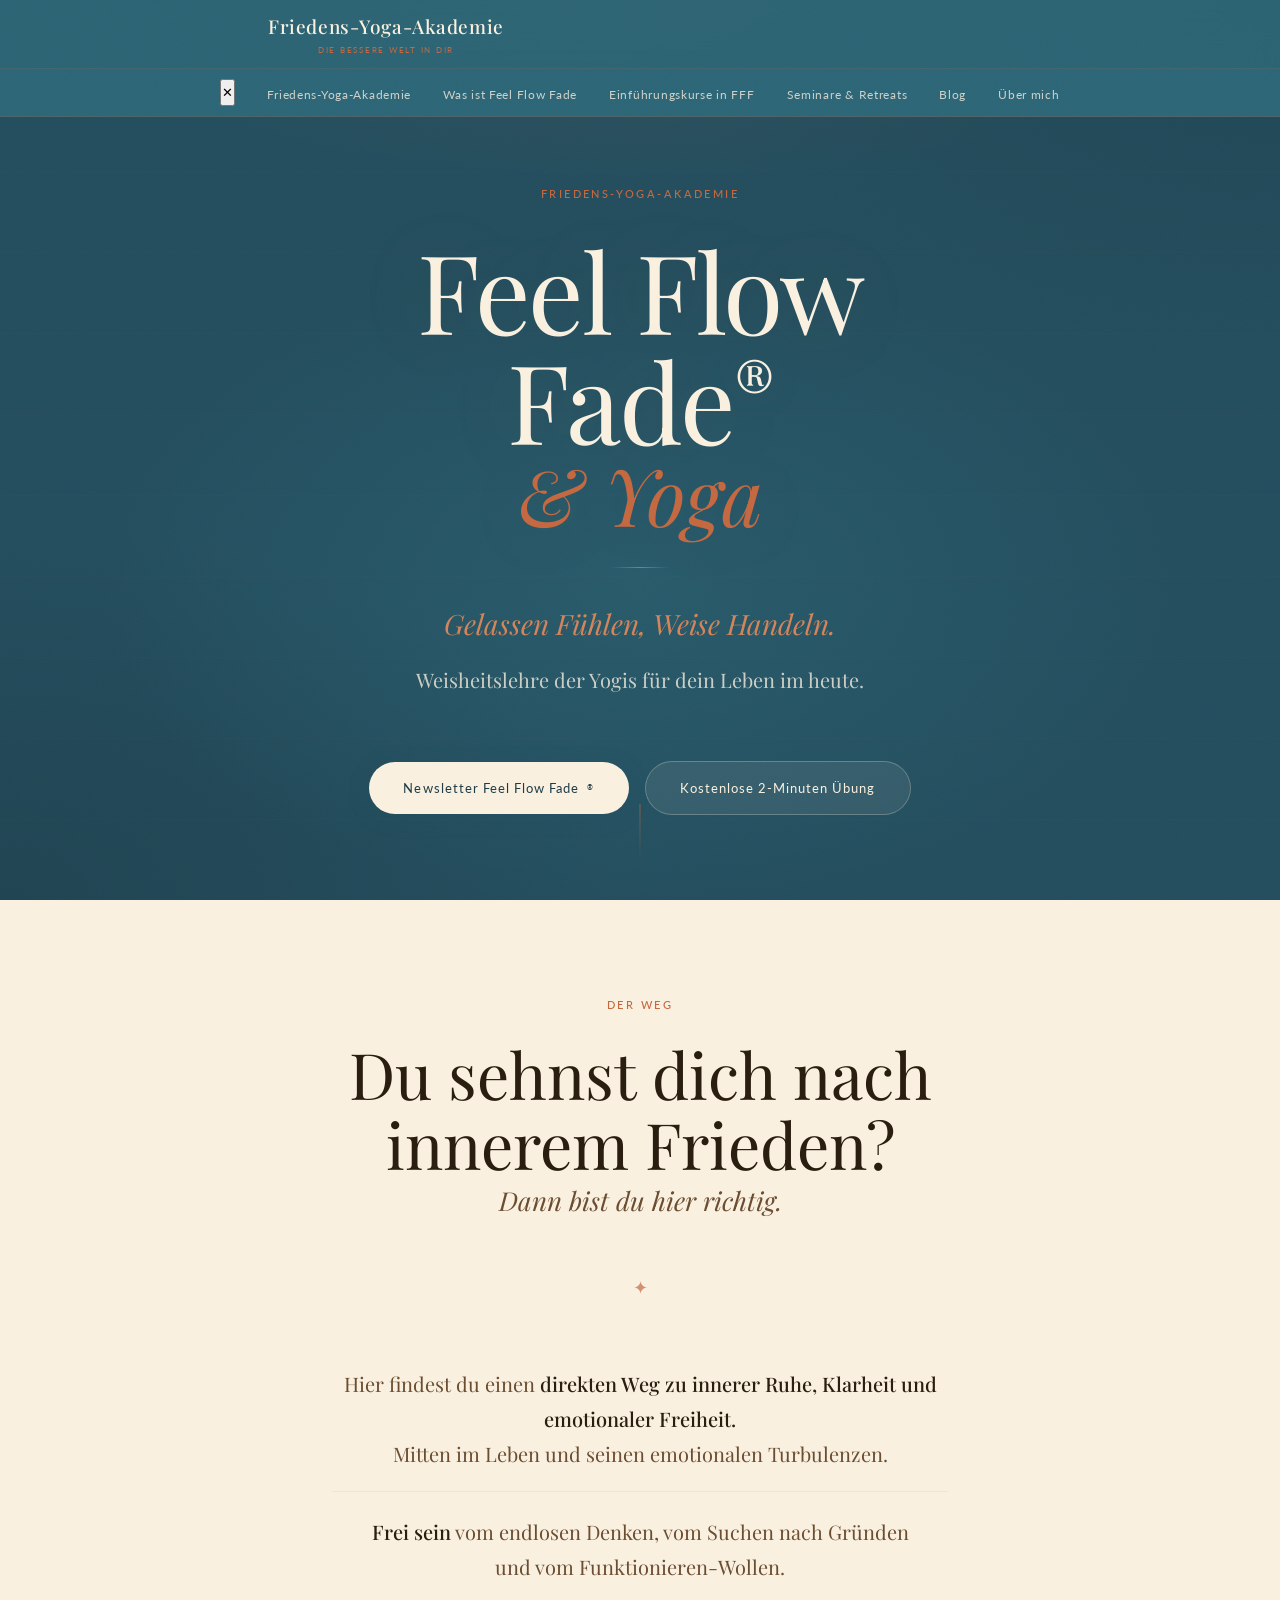
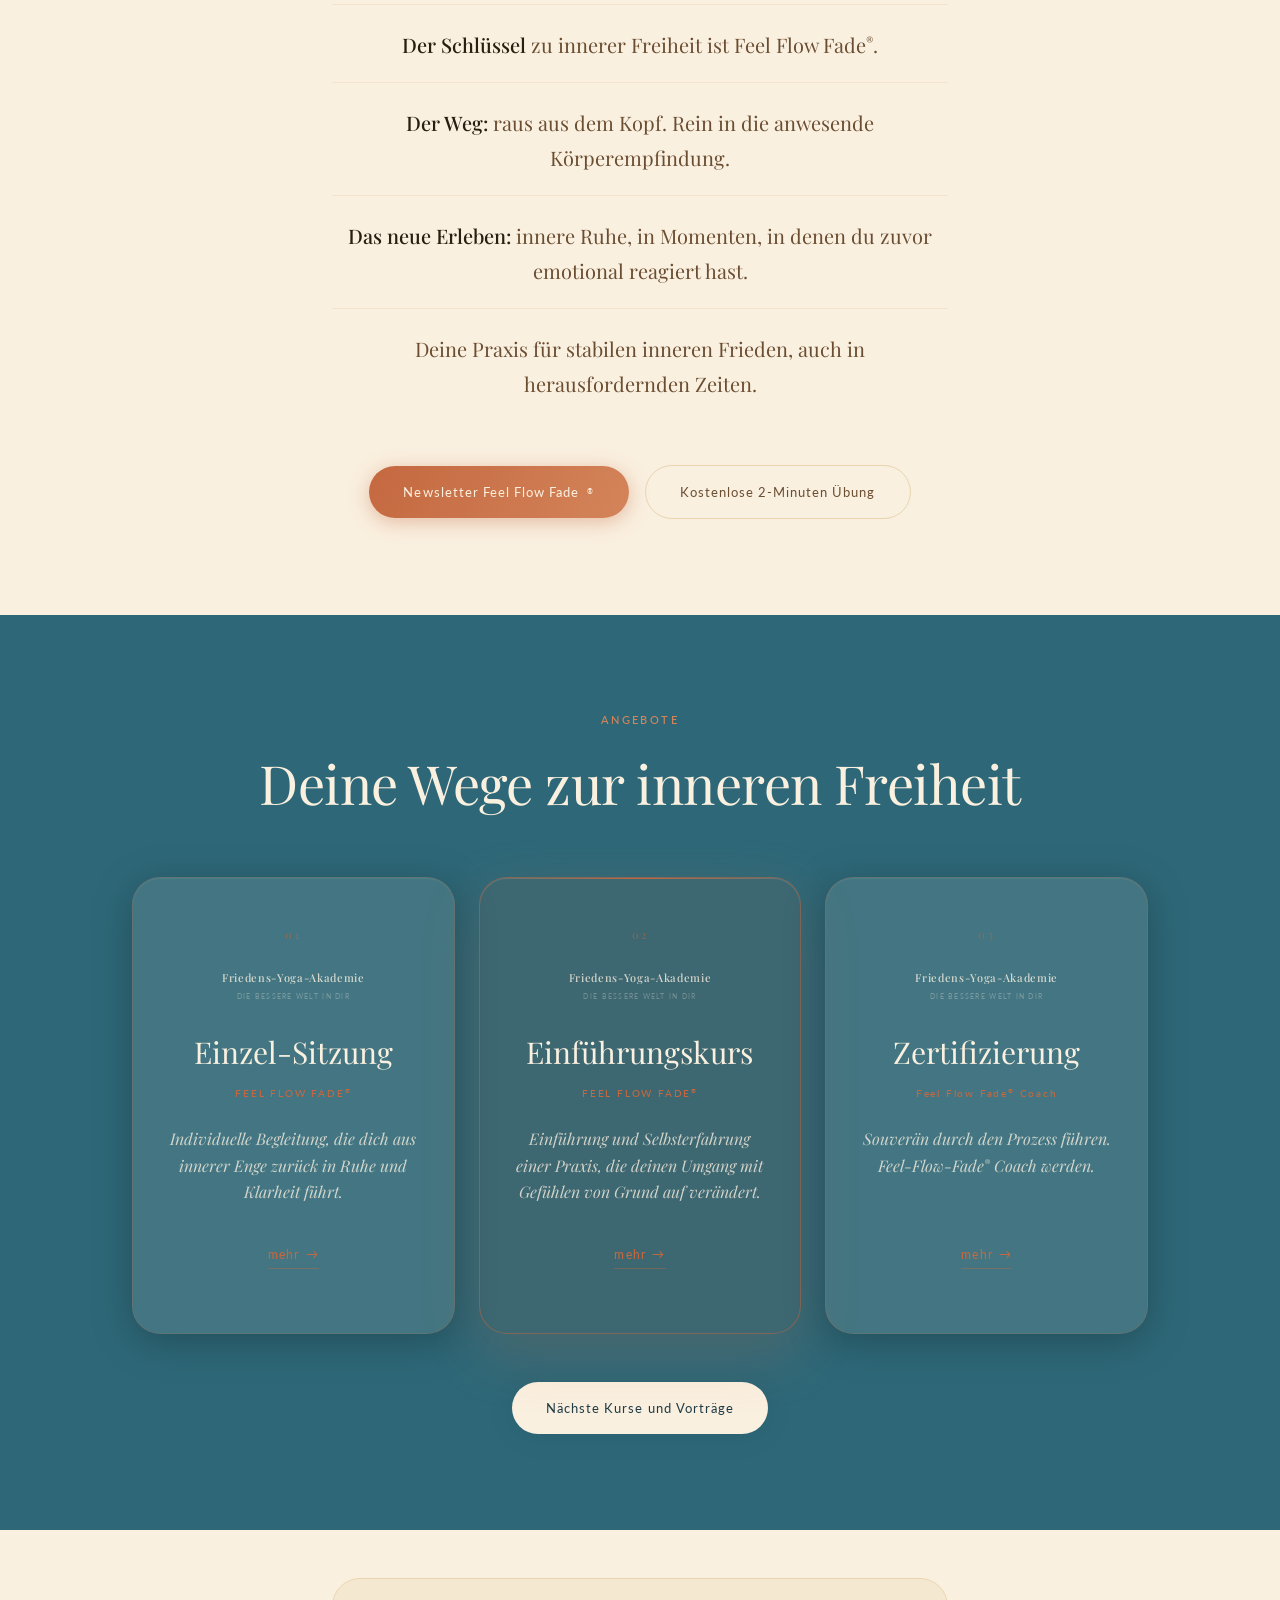
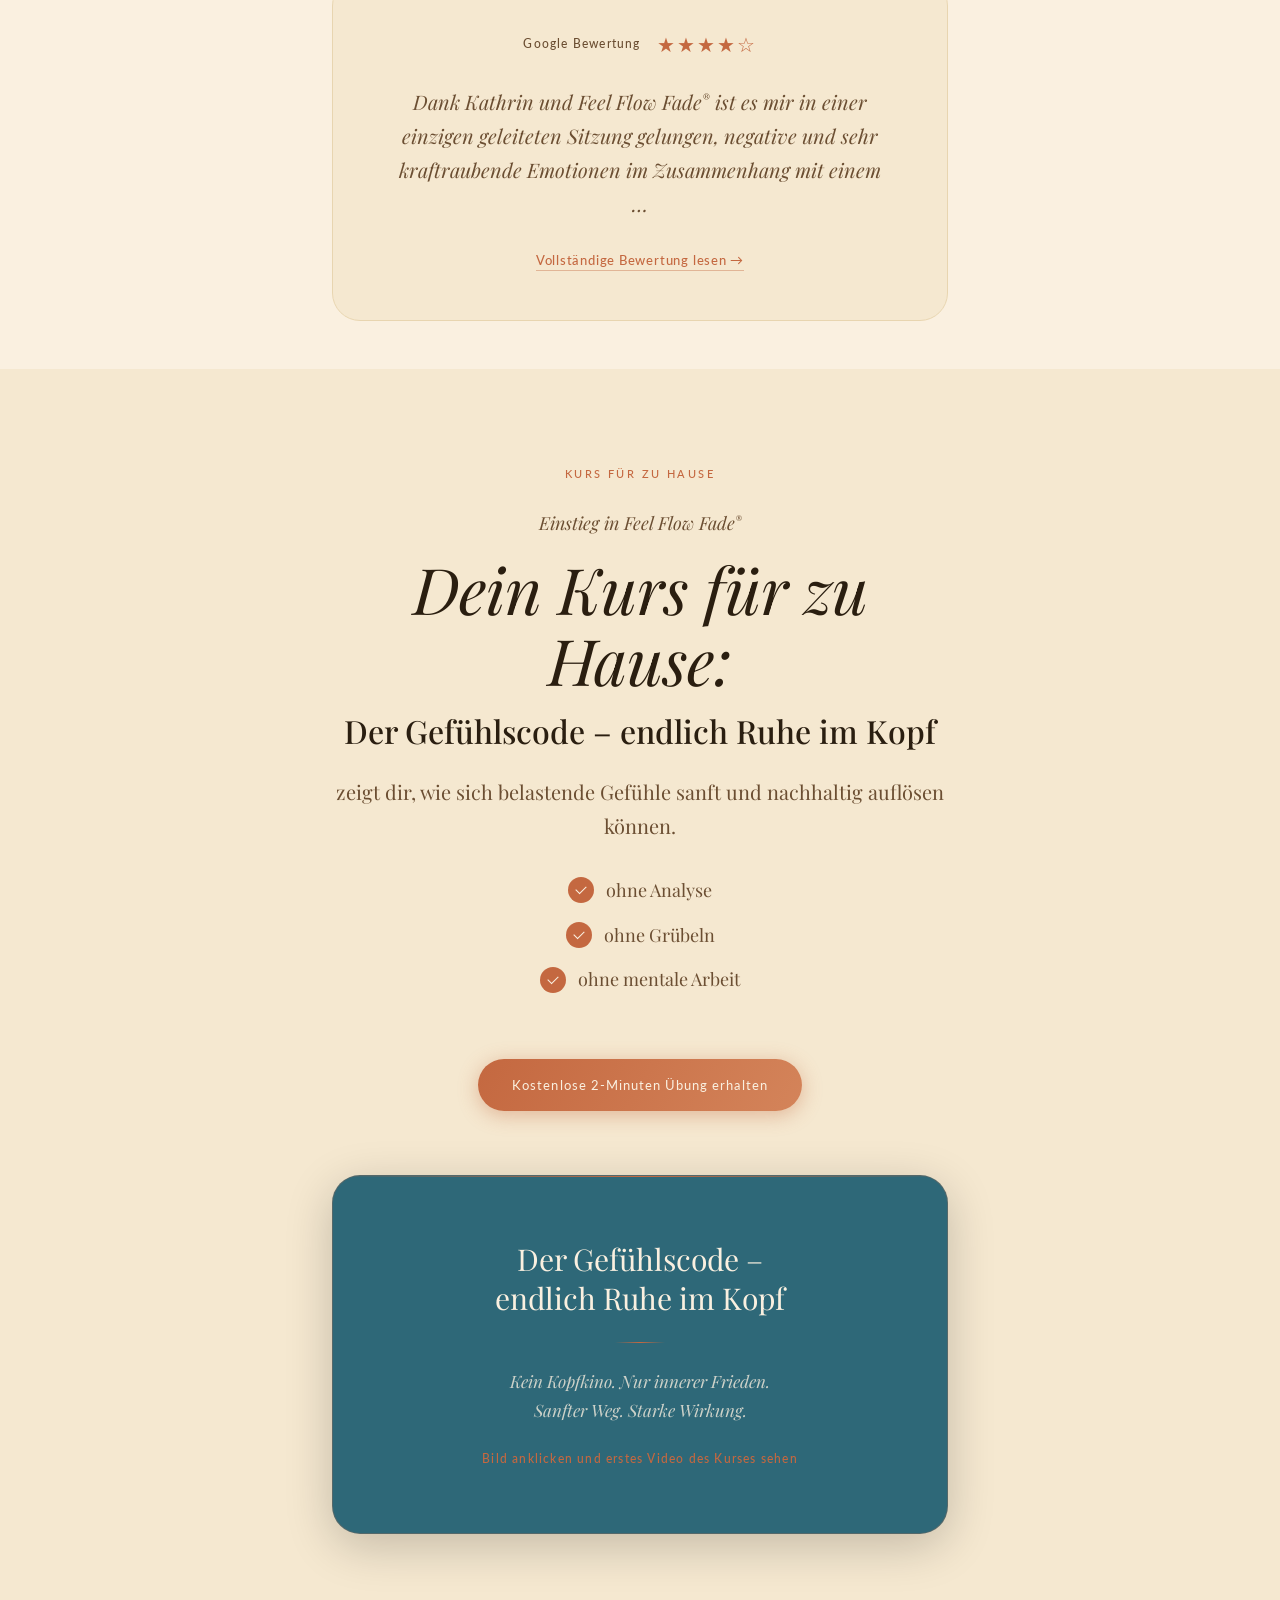
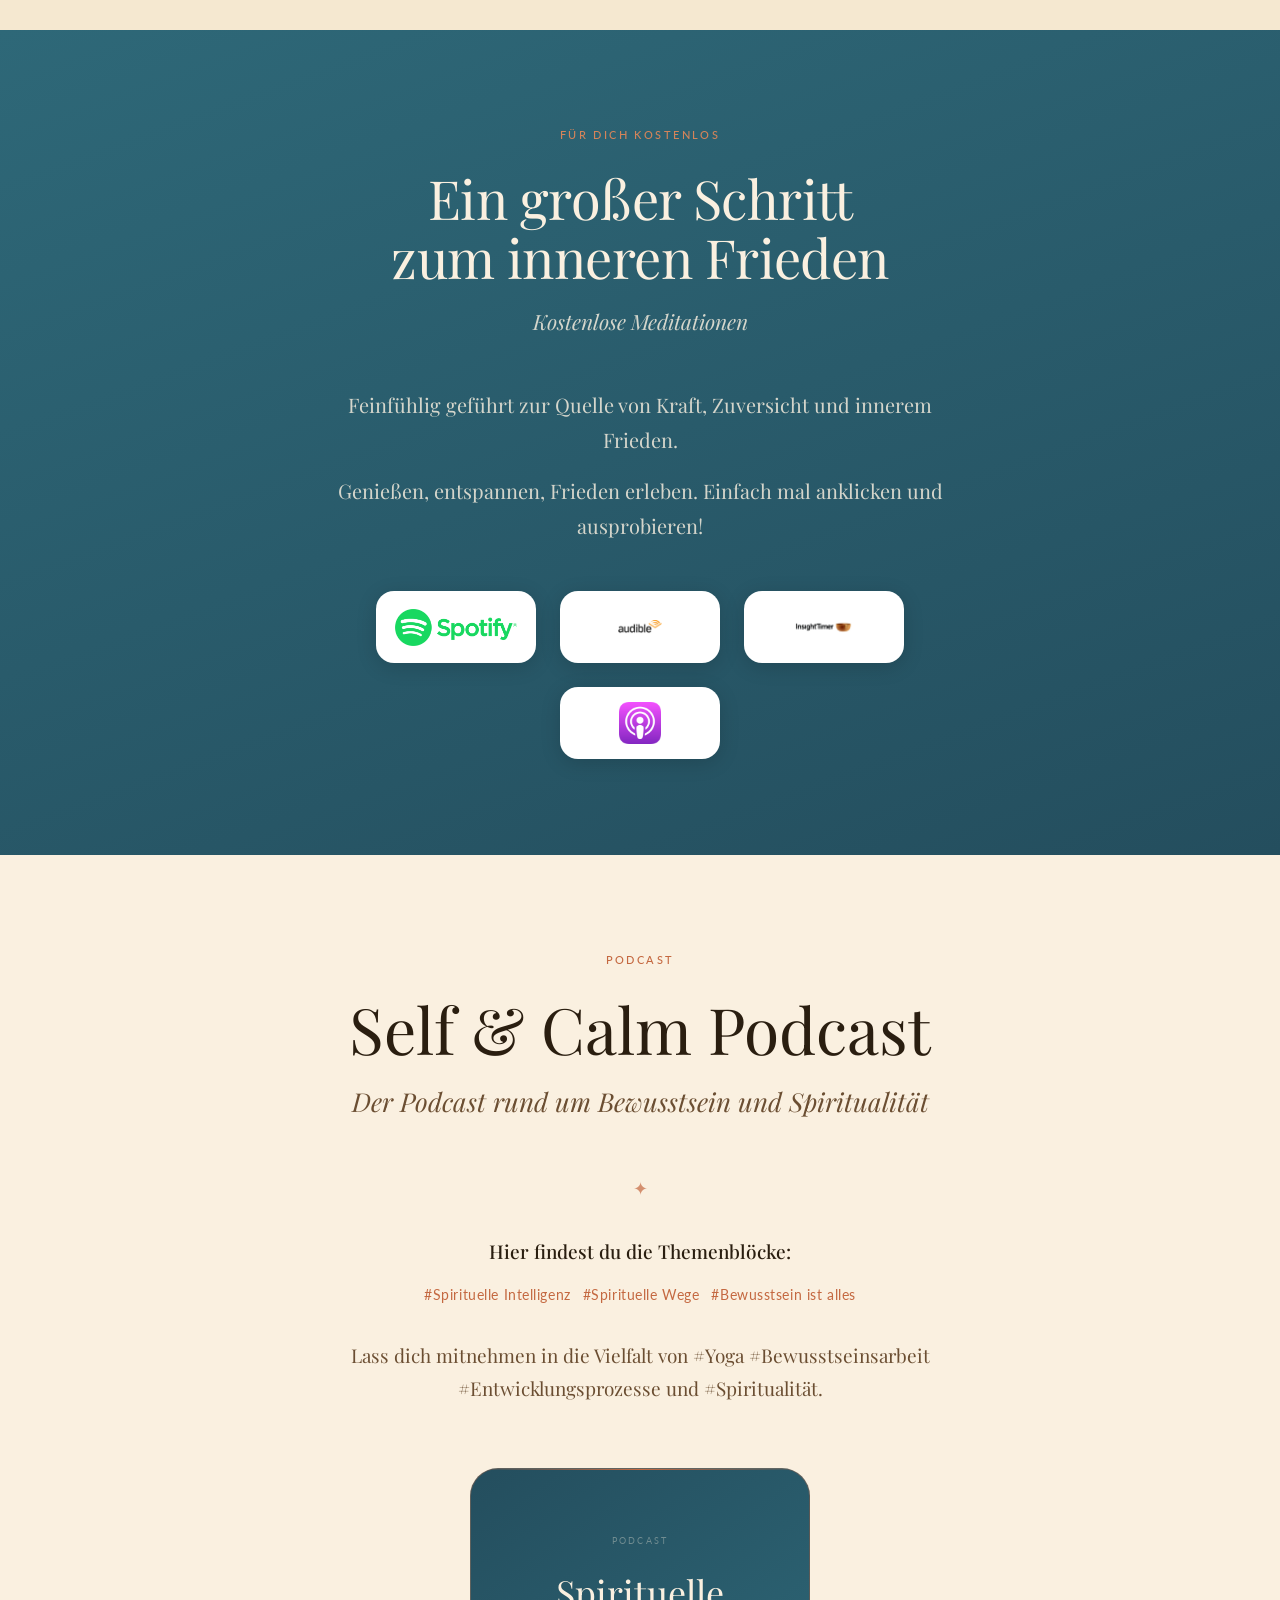
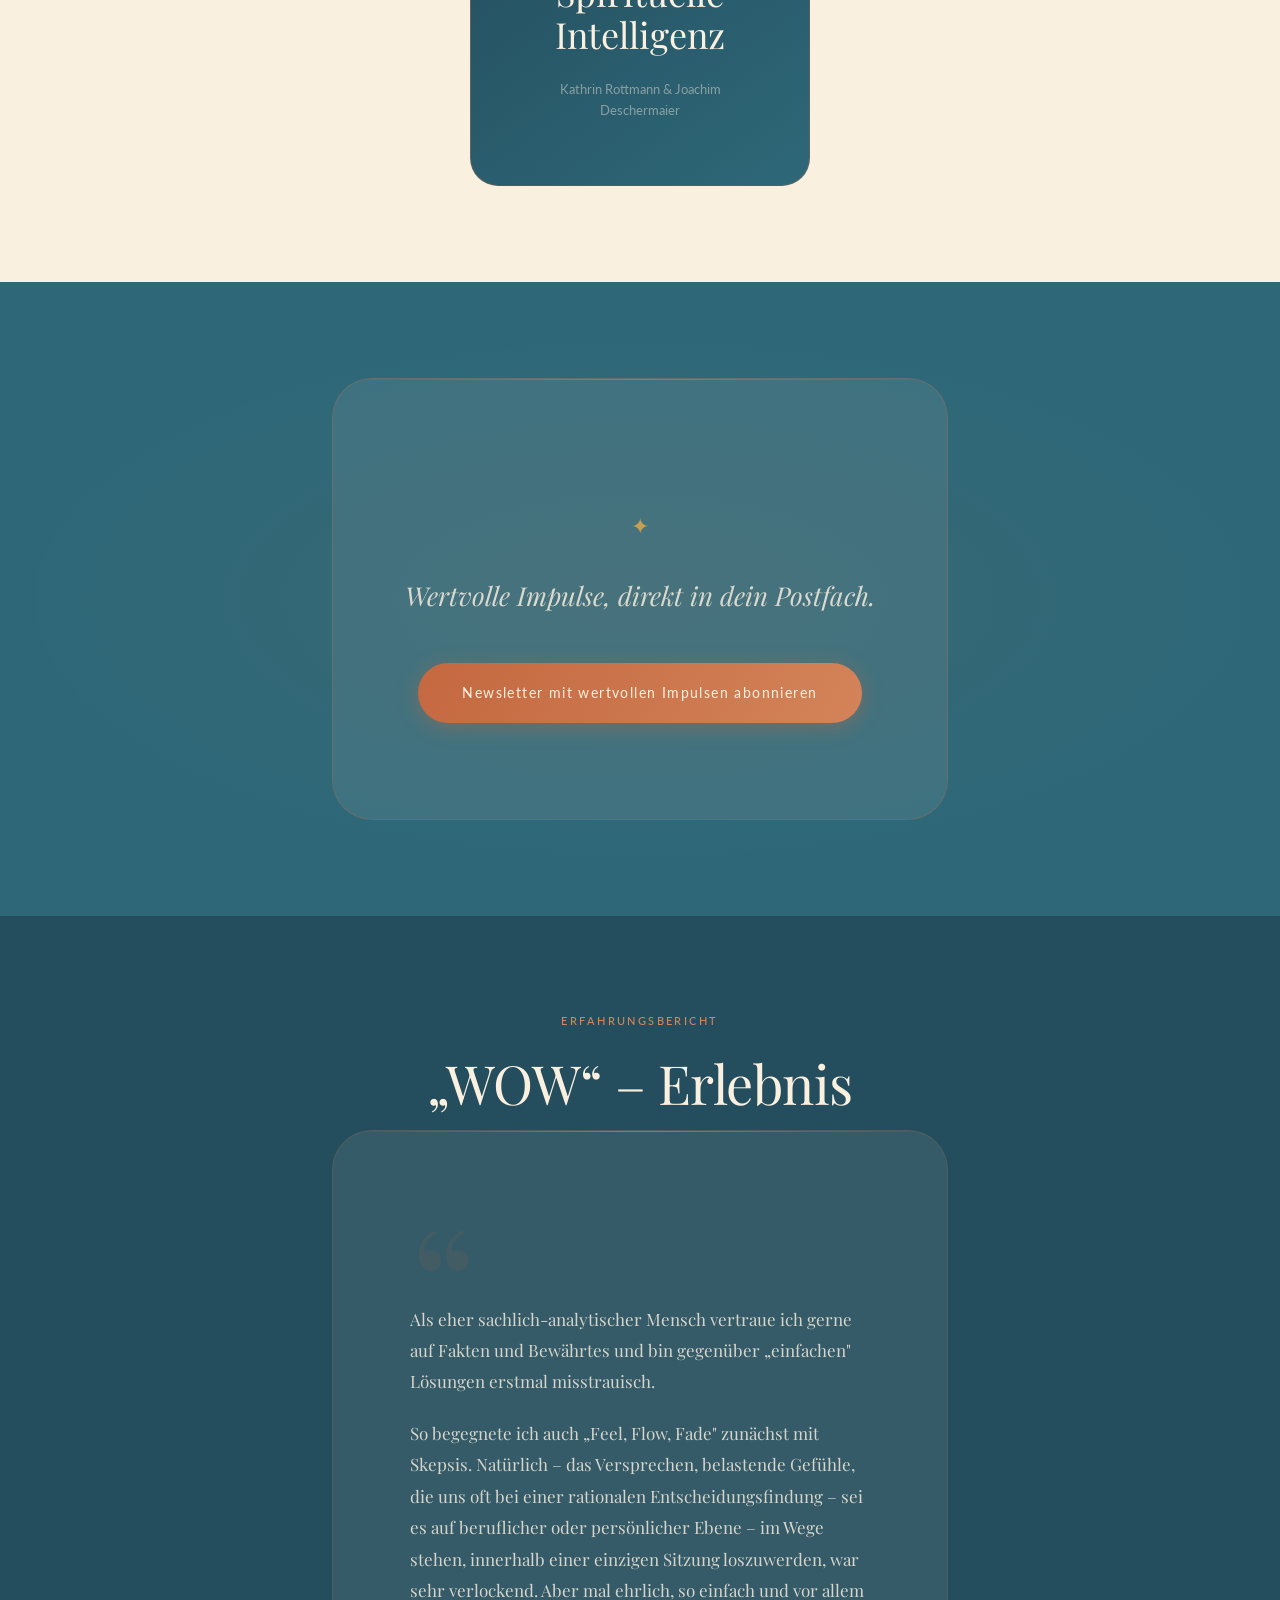
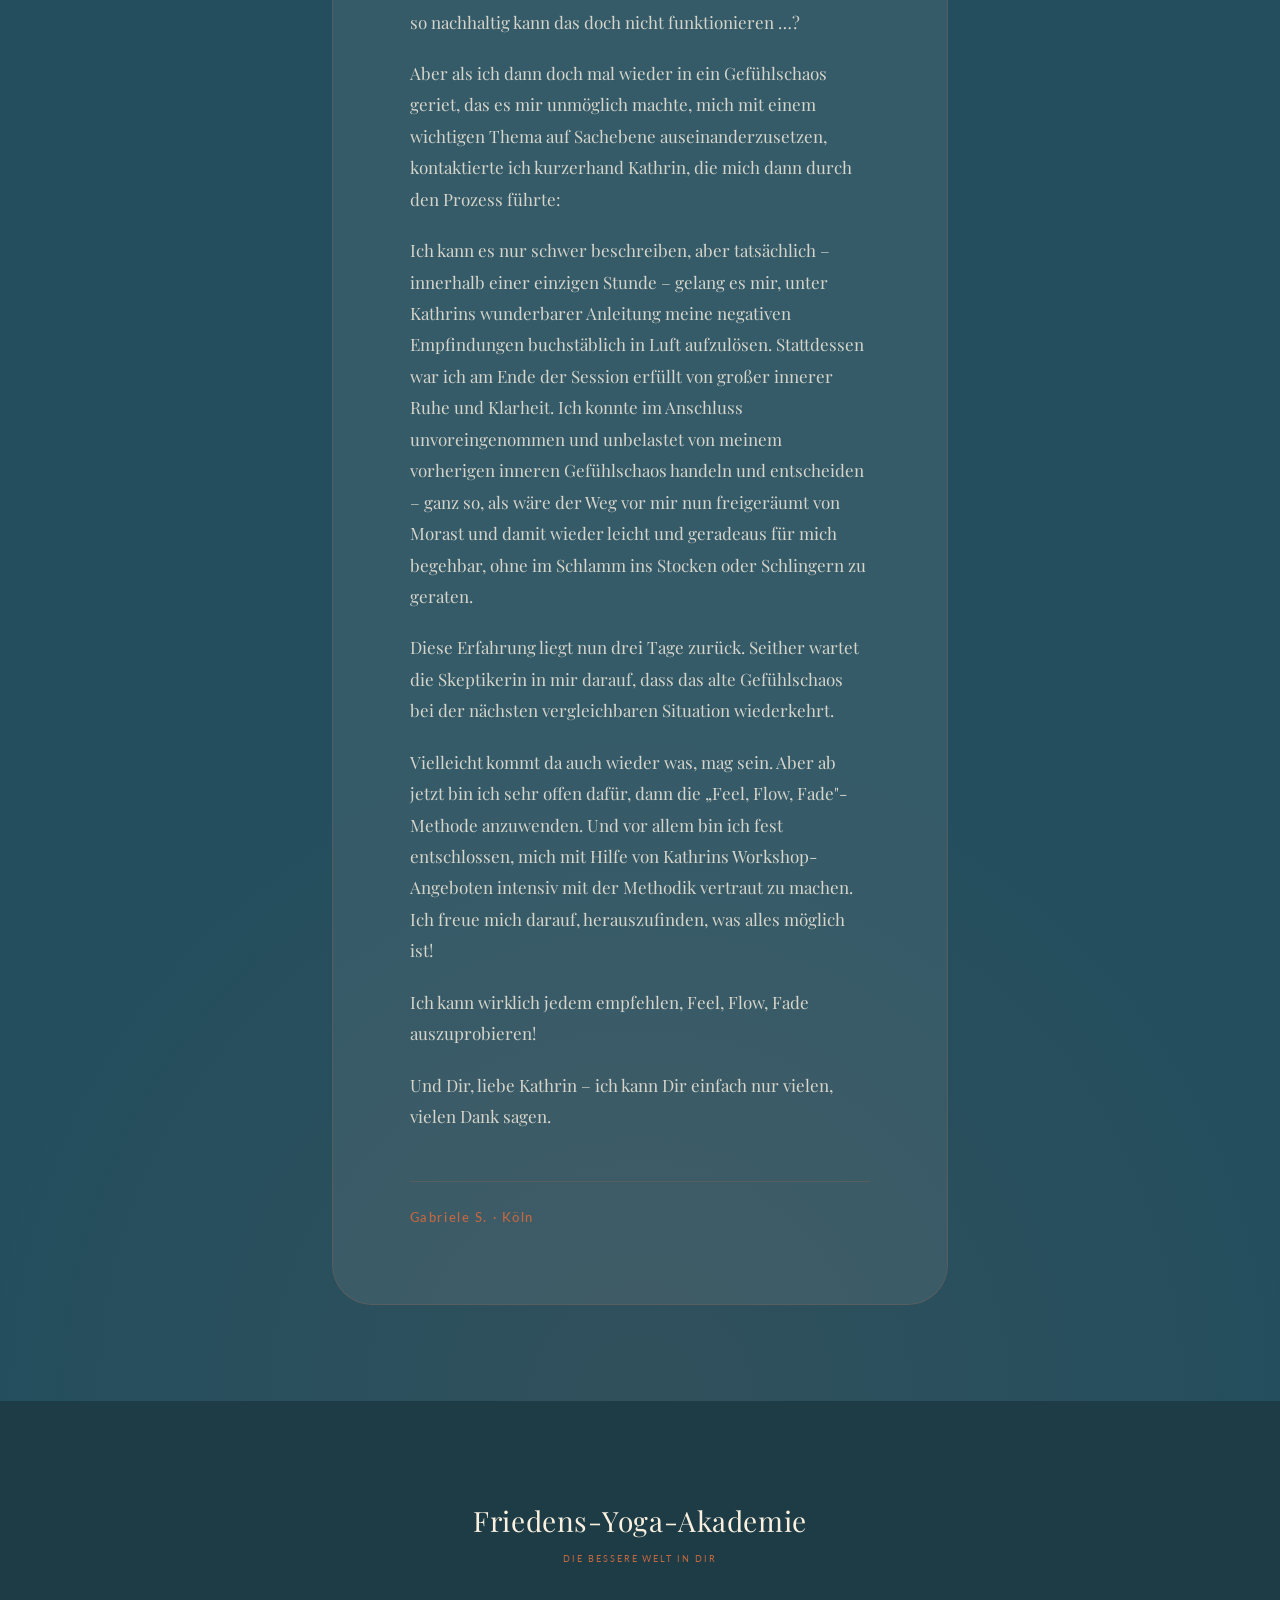
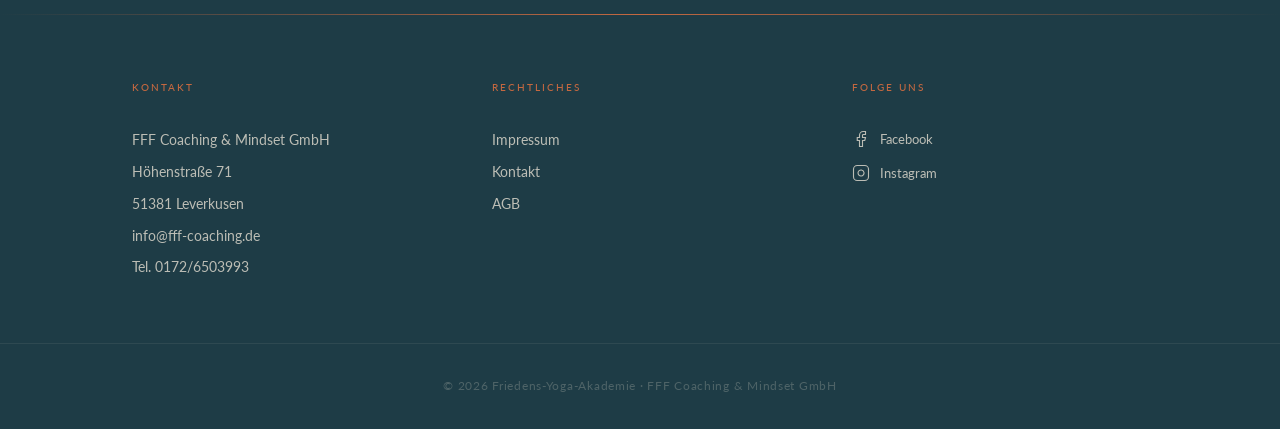
<file: index.html>
<!DOCTYPE html>
<html lang="de">
<head>
  <meta charset="UTF-8" />
  <meta name="viewport" content="width=device-width, initial-scale=1.0" />
  <title>Friedens-Yoga-Akademie · Die bessere Welt in dir</title>
  <link rel="preconnect" href="https://fonts.googleapis.com" />
  <link rel="preconnect" href="https://fonts.gstatic.com" crossorigin />
  <link href="https://fonts.googleapis.com/css2?family=Playfair+Display:ital,wght@0,400;0,500;0,600;0,700;1,400;1,500&family=Lato:wght@300;400;700&display=swap" rel="stylesheet" />
  <link rel="stylesheet" href="style.css" />
</head>
<body>

  <!-- NAVIGATION -->
  <header class="nav-header" id="nav">
    <nav class="nav-inner">
      <button class="nav-burger" aria-label="Menü öffnen" aria-expanded="false">
        <span></span><span></span><span></span>
      </button>
      <div class="nav-logo">
        <span class="nav-logo-name">Friedens-Yoga-Akademie</span>
        <span class="nav-logo-tagline">DIE BESSERE WELT IN DIR</span>
      </div>
      <div class="nav-placeholder"></div>
    </nav>
    <ul class="nav-links" role="list">
      <button class="nav-close" aria-label="Menü schließen">✕</button>
      <li><a href="#">Friedens-Yoga-Akademie</a></li>
      <li><a href="was-ist-feel-flow-fade.html">Was ist Feel Flow Fade</a></li>
      <li><a href="#">Einführungskurse in FFF</a></li>
      <li><a href="#">Seminare &amp; Retreats</a></li>
      <li><a href="#">Blog</a></li>
      <li><a href="#">Über mich</a></li>
    </ul>
  </header>

  <main>

    <!-- ── HERO ──────────────────────────────────── -->
    <section class="hero">
      <div class="hero-bg-layer"></div>
      <div class="hero-content reveal-hero">
        <p class="eyebrow">Friedens-Yoga-Akademie</p>
        <h1 class="hero-title">
          Feel Flow Fade<sup>®</sup>
          <span class="hero-amp">&amp; Yoga</span>
        </h1>
        <div class="hero-rule"></div>
        <p class="hero-italic">Gelassen Fühlen, Weise Handeln.</p>
        <p class="hero-body">Weisheitslehre der Yogis für dein Leben im heute.</p>
        <div class="btn-group">
          <a href="kostenlose-uebung.pdf" target="_blank" class="btn btn-light">Newsletter Feel Flow Fade<sup>®</sup></a>
          <a href="kostenlose-uebung.pdf" target="_blank" class="btn btn-ghost">Kostenlose 2-Minuten Übung</a>
        </div>
      </div>
    </section>

    <!-- ── INTRO ─────────────────────────────────── -->
    <section class="intro section-pad">
      <div class="container-text">
        <p class="label-tag">Der Weg</p>
        <h2 class="display-heading">Du sehnst dich nach<br/>innerem Frieden?</h2>
        <p class="display-sub">Dann bist du hier richtig.</p>
        <div class="ornament">✦</div>
        <div class="intro-statements">
          <p>Hier findest du einen <strong>direkten Weg zu innerer Ruhe, Klarheit und emotionaler Freiheit.</strong><br/>Mitten im Leben und seinen emotionalen Turbulenzen.</p>
          <p><strong>Frei sein</strong> vom endlosen Denken, vom Suchen nach Gründen<br/>und vom Funktionieren-Wollen.</p>
          <p><strong>Der Schlüssel</strong> zu innerer Freiheit ist Feel Flow Fade<sup>®</sup>.</p>
          <p><strong>Der Weg:</strong> raus aus dem Kopf. Rein in die anwesende Körperempfindung.</p>
          <p><strong>Das neue Erleben:</strong> innere Ruhe, in Momenten, in denen du zuvor emotional reagiert hast.</p>
          <p>Deine Praxis für stabilen inneren Frieden, auch in herausfordernden Zeiten.</p>
        </div>
        <div class="btn-group btn-group--center">
          <a href="kostenlose-uebung.pdf" target="_blank" class="btn btn-gold">Newsletter Feel Flow Fade<sup>®</sup></a>
          <a href="kostenlose-uebung.pdf" target="_blank" class="btn btn-outline-dark">Kostenlose 2-Minuten Übung</a>
        </div>
      </div>
    </section>

    <!-- ── ANGEBOTE ───────────────────────────────── -->
    <section class="offers section-pad">
      <div class="container">
        <p class="label-tag label-tag--light">Angebote</p>
        <h2 class="section-heading section-heading--light">Deine Wege zur inneren Freiheit</h2>
        <div class="offers-grid">

          <article class="offer-card reveal">
            <div class="offer-number">01</div>
            <div class="offer-logo-block">
              <span>Friedens-Yoga-Akademie</span>
              <span>DIE BESSERE WELT IN DIR</span>
            </div>
            <h3>Einzel-Sitzung</h3>
            <p class="offer-method">FEEL FLOW FADE<sup>®</sup></p>
            <p class="offer-desc">Individuelle Begleitung, die dich aus innerer Enge zurück in Ruhe und Klarheit führt.</p>
            <a href="kostenlose-uebung.pdf" target="_blank" class="offer-cta">mehr <span>→</span></a>
          </article>

          <article class="offer-card offer-card--hero reveal">
            <div class="offer-number">02</div>
            <div class="offer-logo-block">
              <span>Friedens-Yoga-Akademie</span>
              <span>DIE BESSERE WELT IN DIR</span>
            </div>
            <h3>Einführungskurs</h3>
            <p class="offer-method">FEEL FLOW FADE<sup>®</sup></p>
            <p class="offer-desc">Einführung und Selbsterfahrung einer Praxis, die deinen Umgang mit Gefühlen von Grund auf verändert.</p>
            <a href="kostenlose-uebung.pdf" target="_blank" class="offer-cta">mehr <span>→</span></a>
          </article>

          <article class="offer-card reveal">
            <div class="offer-number">03</div>
            <div class="offer-logo-block">
              <span>Friedens-Yoga-Akademie</span>
              <span>DIE BESSERE WELT IN DIR</span>
            </div>
            <h3>Zertifizierung</h3>
            <p class="offer-method">Feel Flow Fade<sup>®</sup> Coach</p>
            <p class="offer-desc">Souverän durch den Prozess führen. Feel-Flow-Fade<sup>®</sup> Coach werden.</p>
            <a href="kostenlose-uebung.pdf" target="_blank" class="offer-cta">mehr <span>→</span></a>
          </article>

        </div>
        <div class="btn-group btn-group--center" style="margin-top:3rem;">
          <a href="kostenlose-uebung.pdf" target="_blank" class="btn btn-light">Nächste Kurse und Vorträge</a>
        </div>
      </div>
    </section>

    <!-- ── GOOGLE BEWERTUNG ───────────────────────── -->
    <section class="review section-pad-sm">
      <div class="container-text">
        <div class="review-inner reveal">
          <div class="review-header">
            <span class="review-source">Google Bewertung</span>
            <div class="review-stars" aria-label="4 von 5 Sternen">★★★★☆</div>
          </div>
          <p class="review-quote">Dank Kathrin und Feel Flow Fade<sup>®</sup> ist es mir in einer einzigen geleiteten Sitzung gelungen, negative und sehr kraftraubende Emotionen im Zusammenhang mit einem …</p>
          <a href="#testimonial" class="text-link">Vollständige Bewertung lesen →</a>
        </div>
      </div>
    </section>

    <!-- ── HEIMKURS ───────────────────────────────── -->
    <section class="home-course section-pad">
      <div class="container-text">
        <p class="label-tag">Kurs für zu Hause</p>
        <p class="home-course-pre">Einstieg in Feel Flow Fade<sup>®</sup></p>
        <h2 class="display-heading display-heading--italic">Dein Kurs für zu Hause:</h2>
        <h3 class="home-course-product">Der Gefühlscode – endlich Ruhe im Kopf</h3>
        <p class="home-course-intro">zeigt dir, wie sich belastende Gefühle sanft und nachhaltig auflösen können.</p>
        <ul class="checks-list">
          <li><span class="check-icon"></span>ohne Analyse</li>
          <li><span class="check-icon"></span>ohne Grübeln</li>
          <li><span class="check-icon"></span>ohne mentale Arbeit</li>
        </ul>
        <div class="btn-group btn-group--center">
          <a href="kostenlose-uebung.pdf" target="_blank" class="btn btn-gold">Kostenlose 2-Minuten Übung erhalten</a>
        </div>

<div class="course-card-visual reveal">
          <p class="ccv-title">Der Gefühlscode –<br/>endlich Ruhe im Kopf</p>
          <div class="ccv-divider"></div>
          <p class="ccv-sub">Kein Kopfkino. Nur innerer Frieden.<br/>Sanfter Weg. Starke Wirkung.</p>
          <p class="ccv-cta">Bild anklicken und erstes Video des Kurses sehen</p>
        </div>
      </div>
    </section>

    <!-- ── MEDITATIONEN ───────────────────────────── -->
    <section class="meditations section-pad">
      <div class="container-text">
        <p class="label-tag label-tag--light">Für dich kostenlos</p>
        <h2 class="section-heading section-heading--light">Ein großer Schritt<br/>zum inneren Frieden</h2>
        <p class="section-sub section-sub--light">Kostenlose Meditationen</p>
        <p class="med-body">Feinfühlig geführt zur Quelle von Kraft, Zuversicht und innerem Frieden.</p>
        <p class="med-body">Genießen, entspannen, Frieden erleben. Einfach mal anklicken und ausprobieren!</p>
        <div class="platform-row">
          <a href="#" target="_blank" class="platform-pill">
            <img src="Logos/Spotify_logo_with_text.svg (1).png" alt="Spotify" />
          </a>
          <a href="#" target="_blank" class="platform-pill">
            <img src="Logos/Group_15012.png" alt="Audible" />
          </a>
          <a href="#" target="_blank" class="platform-pill">
            <img src="Logos/Insight-Timer-1.webp" alt="InsightTimer" />
          </a>
          <a href="#" target="_blank" class="platform-pill">
            <img src="Logos/Podcasts_(iOS).svg.png" alt="Apple Podcasts" />
          </a>
        </div>
      </div>
    </section>

    <!-- ── PODCAST ────────────────────────────────── -->
    <section class="podcast section-pad">
      <div class="container-text">
        <p class="label-tag">Podcast</p>
        <h2 class="display-heading">Self &amp; Calm Podcast</h2>
        <p class="display-sub">Der Podcast rund um Bewusstsein und Spiritualität</p>
        <div class="ornament">✦</div>
        <p class="podcast-body"><strong>Hier findest du die Themenblöcke:</strong></p>
        <p class="podcast-tags">#Spirituelle Intelligenz &ensp;#Spirituelle Wege &ensp;#Bewusstsein ist alles</p>
        <p class="podcast-body">Lass dich mitnehmen in die Vielfalt von #Yoga #Bewusstseinsarbeit #Entwicklungsprozesse und #Spiritualität.</p>
        <div class="podcast-cover-card reveal">
          <p class="pcc-label">PODCAST</p>
          <p class="pcc-title">Spirituelle<br/>Intelligenz</p>
          <p class="pcc-hosts">Kathrin Rottmann &amp; Joachim Deschermaier</p>
        </div>
      </div>
    </section>

    <!-- ── NEWSLETTER CTA ─────────────────────────── -->
    <section class="newsletter section-pad">
      <div class="container-text">
        <div class="newsletter-inner reveal">
          <div class="ornament ornament--gold">✦</div>
          <p class="newsletter-copy">Wertvolle Impulse, direkt in dein Postfach.</p>
          <a href="kostenlose-uebung.pdf" target="_blank" class="btn btn-gold btn-large">Newsletter mit wertvollen Impulsen abonnieren</a>
        </div>
      </div>
    </section>

    <!-- ── TESTIMONIAL ────────────────────────────── -->
    <section class="testimonial section-pad" id="testimonial">
      <div class="container-text">
        <p class="label-tag label-tag--light">Erfahrungsbericht</p>
        <h2 class="section-heading section-heading--light">&bdquo;WOW&ldquo; – Erlebnis</h2>
        <div class="testimonial-card reveal">
          <div class="tcard-quote">&ldquo;</div>
          <div class="tcard-body">
            <p>Als eher sachlich-analytischer Mensch vertraue ich gerne auf Fakten und Bewährtes und bin gegenüber „einfachen" Lösungen erstmal misstrauisch.</p>
            <p>So begegnete ich auch „Feel, Flow, Fade" zunächst mit Skepsis. Natürlich – das Versprechen, belastende Gefühle, die uns oft bei einer rationalen Entscheidungsfindung – sei es auf beruflicher oder persönlicher Ebene – im Wege stehen, innerhalb einer einzigen Sitzung loszuwerden, war sehr verlockend. Aber mal ehrlich, so einfach und vor allem so nachhaltig kann das doch nicht funktionieren …?</p>
            <p>Aber als ich dann doch mal wieder in ein Gefühlschaos geriet, das es mir unmöglich machte, mich mit einem wichtigen Thema auf Sachebene auseinanderzusetzen, kontaktierte ich kurzerhand Kathrin, die mich dann durch den Prozess führte:</p>
            <p>Ich kann es nur schwer beschreiben, aber tatsächlich – innerhalb einer einzigen Stunde – gelang es mir, unter Kathrins wunderbarer Anleitung meine negativen Empfindungen buchstäblich in Luft aufzulösen. Stattdessen war ich am Ende der Session erfüllt von großer innerer Ruhe und Klarheit. Ich konnte im Anschluss unvoreingenommen und unbelastet von meinem vorherigen inneren Gefühlschaos handeln und entscheiden – ganz so, als wäre der Weg vor mir nun freigeräumt von Morast und damit wieder leicht und geradeaus für mich begehbar, ohne im Schlamm ins Stocken oder Schlingern zu geraten.</p>
            <p>Diese Erfahrung liegt nun drei Tage zurück. Seither wartet die Skeptikerin in mir darauf, dass das alte Gefühlschaos bei der nächsten vergleichbaren Situation wiederkehrt.</p>
            <p>Vielleicht kommt da auch wieder was, mag sein. Aber ab jetzt bin ich sehr offen dafür, dann die „Feel, Flow, Fade"-Methode anzuwenden. Und vor allem bin ich fest entschlossen, mich mit Hilfe von Kathrins Workshop-Angeboten intensiv mit der Methodik vertraut zu machen. Ich freue mich darauf, herauszufinden, was alles möglich ist!</p>
            <p>Ich kann wirklich jedem empfehlen, Feel, Flow, Fade auszuprobieren!</p>
            <p>Und Dir, liebe Kathrin – ich kann Dir einfach nur vielen, vielen Dank sagen.</p>
          </div>
          <p class="tcard-author">Gabriele S. &middot; Köln</p>
        </div>
      </div>
    </section>

  </main>

  <!-- FOOTER -->
  <footer class="footer">
    <div class="footer-top">
      <p class="footer-brand">Friedens-Yoga-Akademie</p>
      <p class="footer-tagline">DIE BESSERE WELT IN DIR</p>
    </div>
    <div class="footer-body">
      <div class="footer-col">
        <p class="footer-col-label">Kontakt</p>
        <p>FFF Coaching &amp; Mindset GmbH</p>
        <p>Höhenstraße 71</p>
        <p>51381 Leverkusen</p>
        <p><a href="mailto:info@fff-coaching.de">info@fff-coaching.de</a></p>
        <p>Tel. 0172/6503993</p>
      </div>
      <div class="footer-col">
        <p class="footer-col-label">Rechtliches</p>
        <a href="#">Impressum</a>
        <a href="#">Kontakt</a>
        <a href="#">AGB</a>
      </div>
      <div class="footer-col">
        <p class="footer-col-label">Folge uns</p>
        <div class="footer-social">
          <a href="#" aria-label="Facebook" class="social-link">
            <svg width="18" height="18" viewBox="0 0 24 24" fill="none" stroke="currentColor" stroke-width="1.5"><path d="M18 2h-3a5 5 0 0 0-5 5v3H7v4h3v8h4v-8h3l1-4h-4V7a1 1 0 0 1 1-1h3z"/></svg>
            Facebook
          </a>
          <a href="#" aria-label="Instagram" class="social-link">
            <svg width="18" height="18" viewBox="0 0 24 24" fill="none" stroke="currentColor" stroke-width="1.5"><rect x="2" y="2" width="20" height="20" rx="5" ry="5"/><path d="M16 11.37A4 4 0 1 1 12.63 8 4 4 0 0 1 16 11.37z"/><line x1="17.5" y1="6.5" x2="17.51" y2="6.5"/></svg>
            Instagram
          </a>
        </div>
      </div>
    </div>
    <div class="footer-bottom">
      <p>&copy; 2026 Friedens-Yoga-Akademie &middot; FFF Coaching &amp; Mindset GmbH</p>
    </div>
  </footer>

  <script src="main.js"></script>
</body>
</html>
</file>
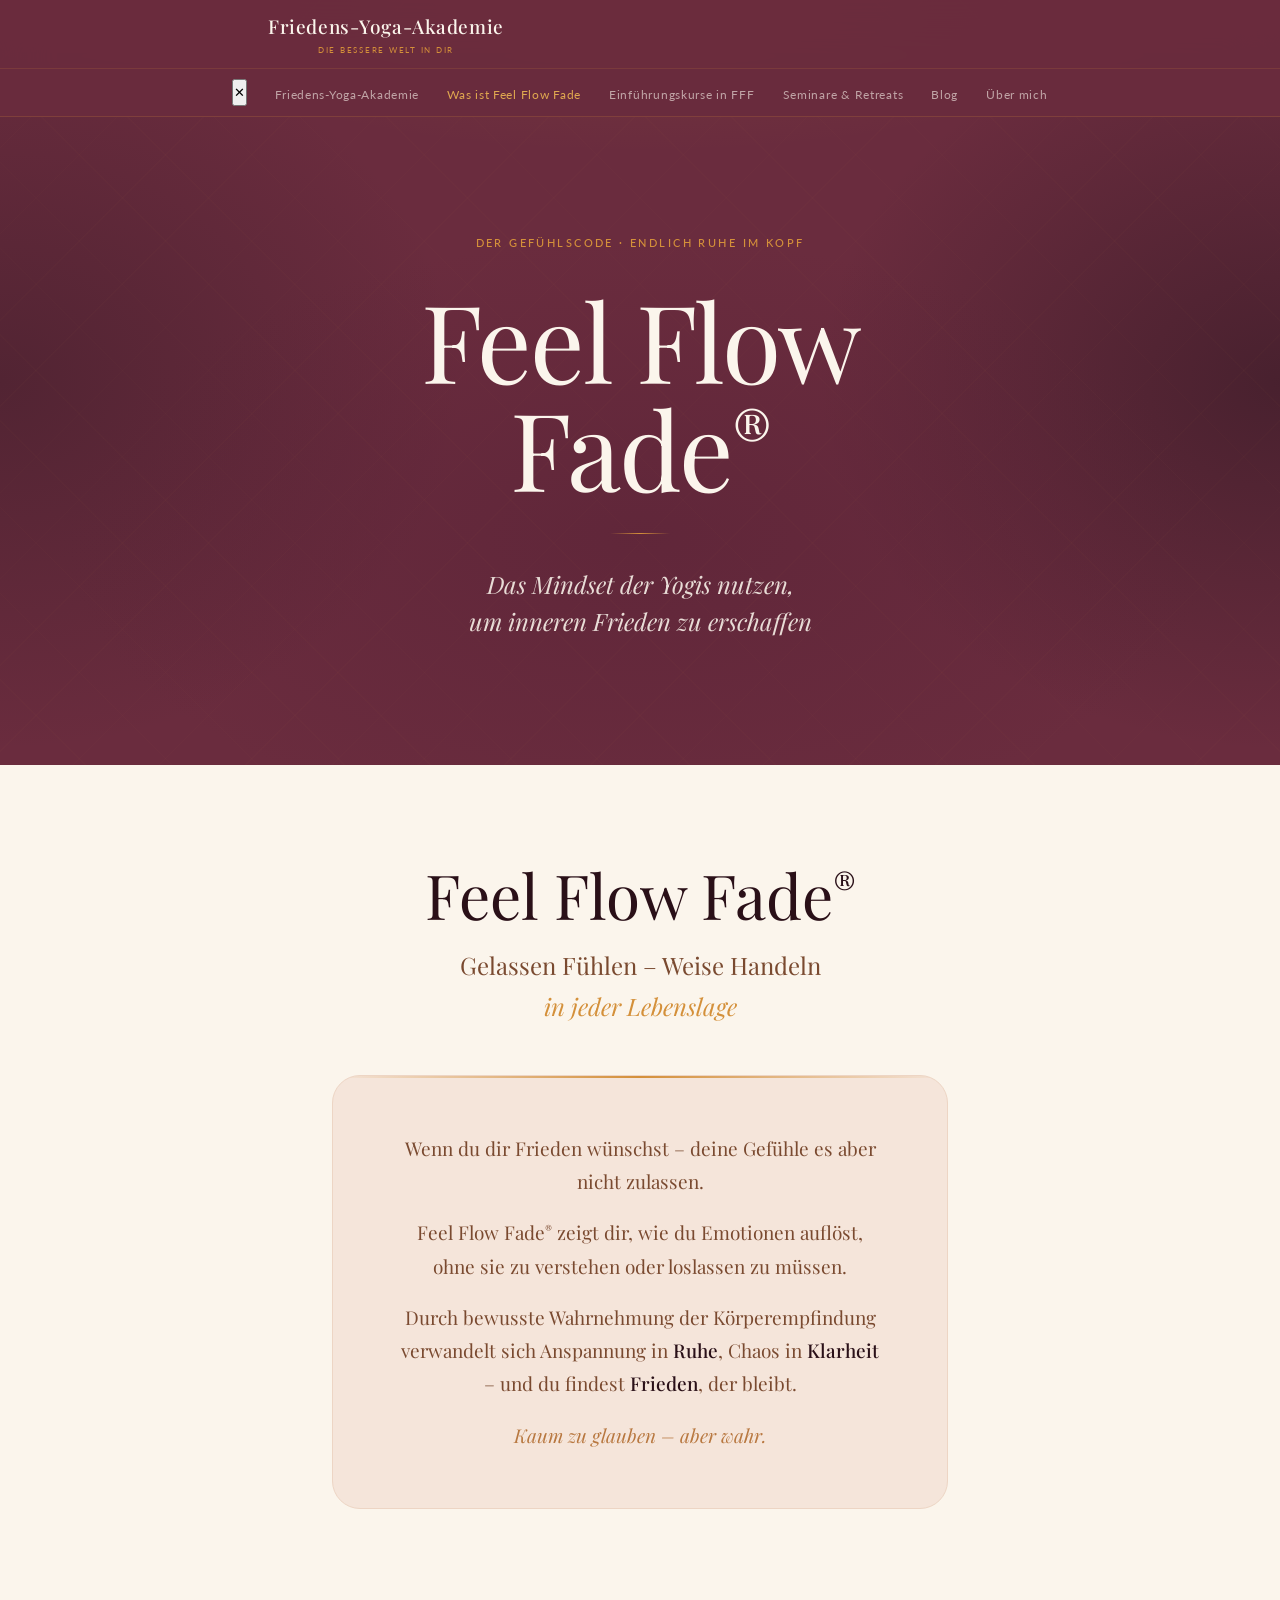
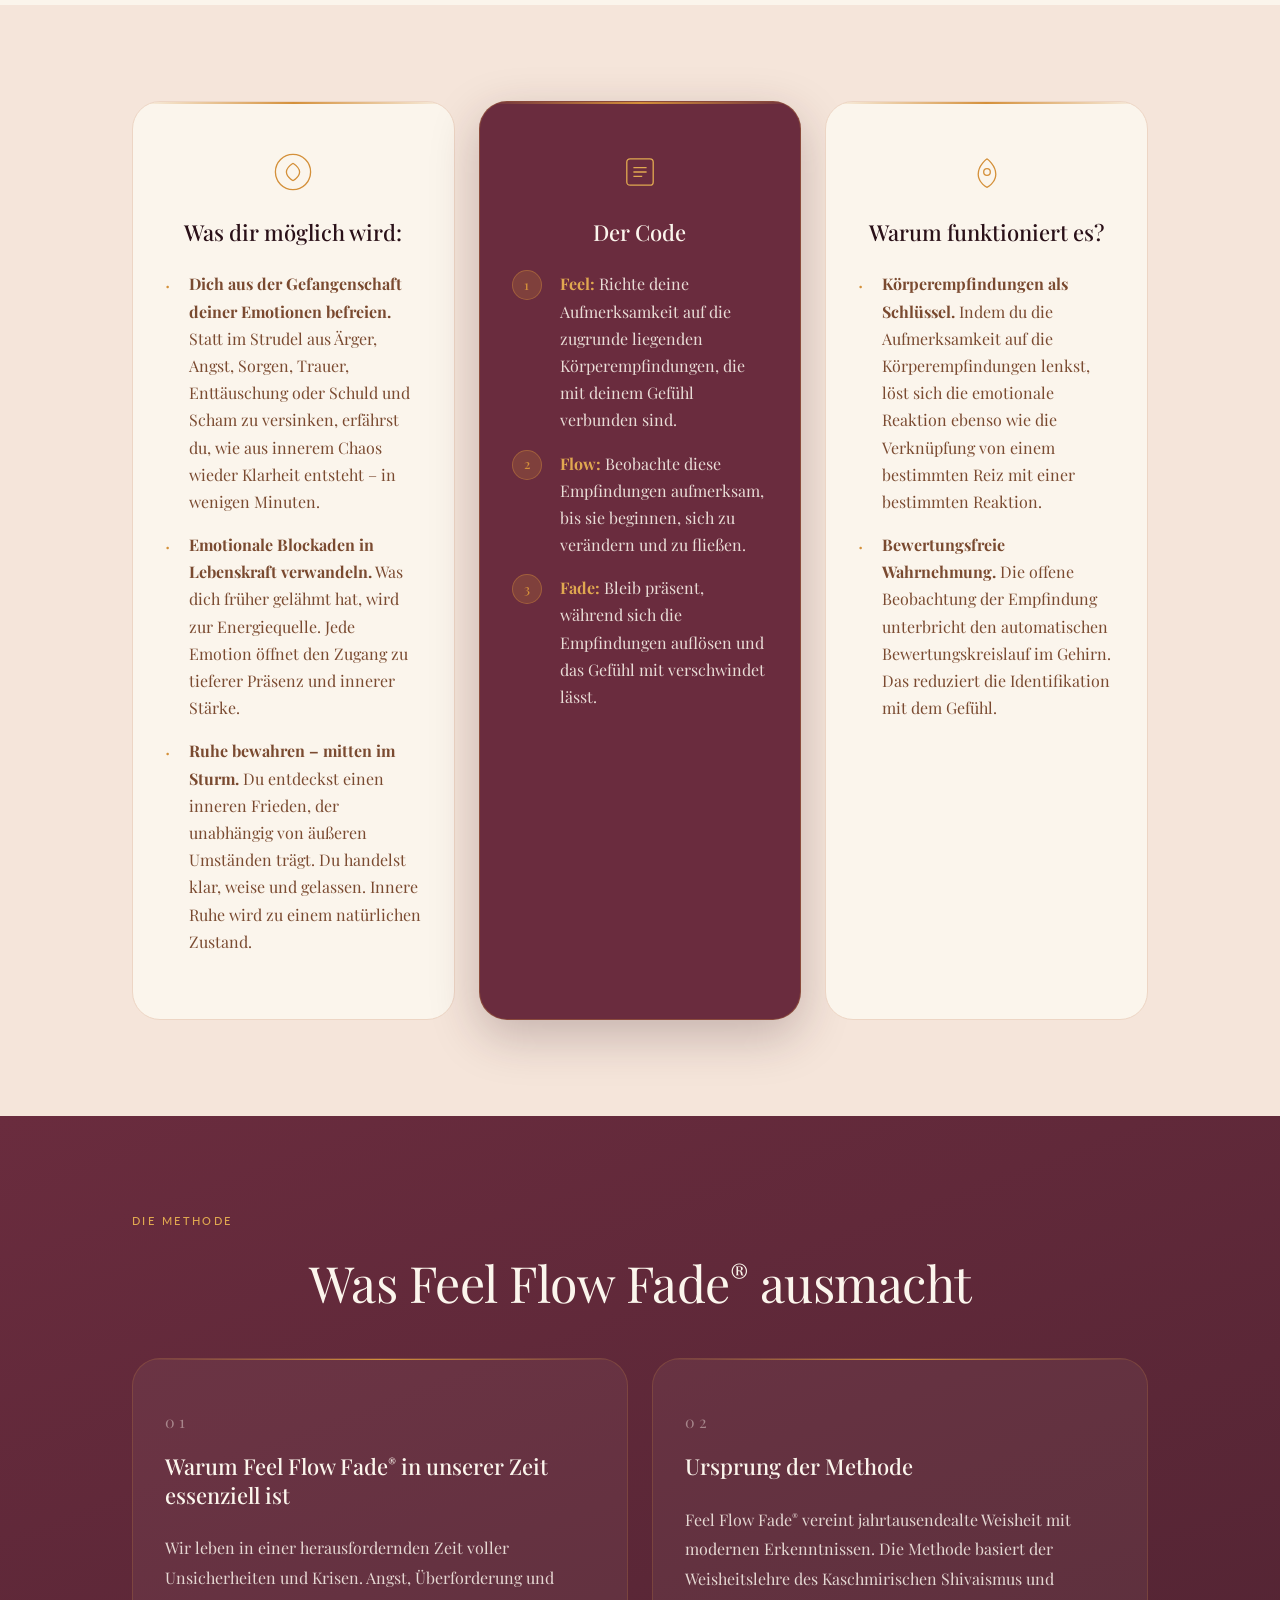
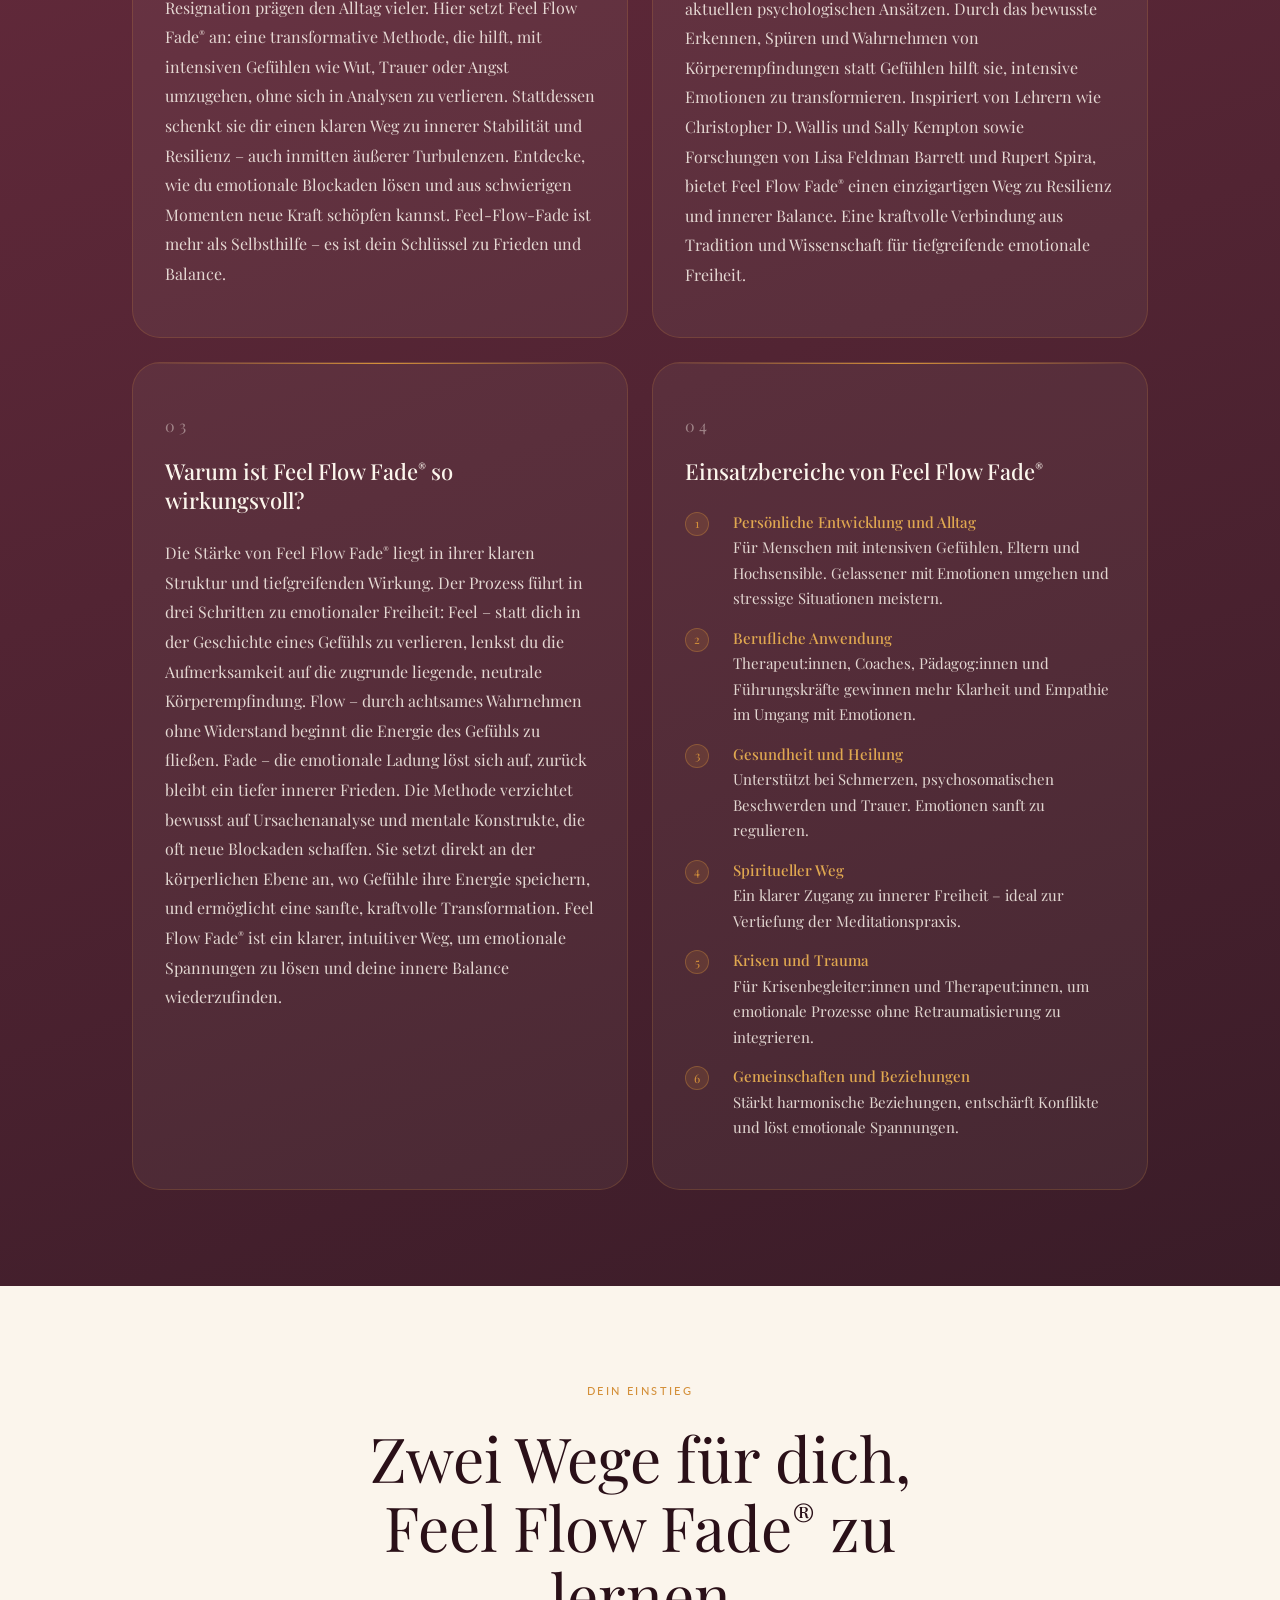
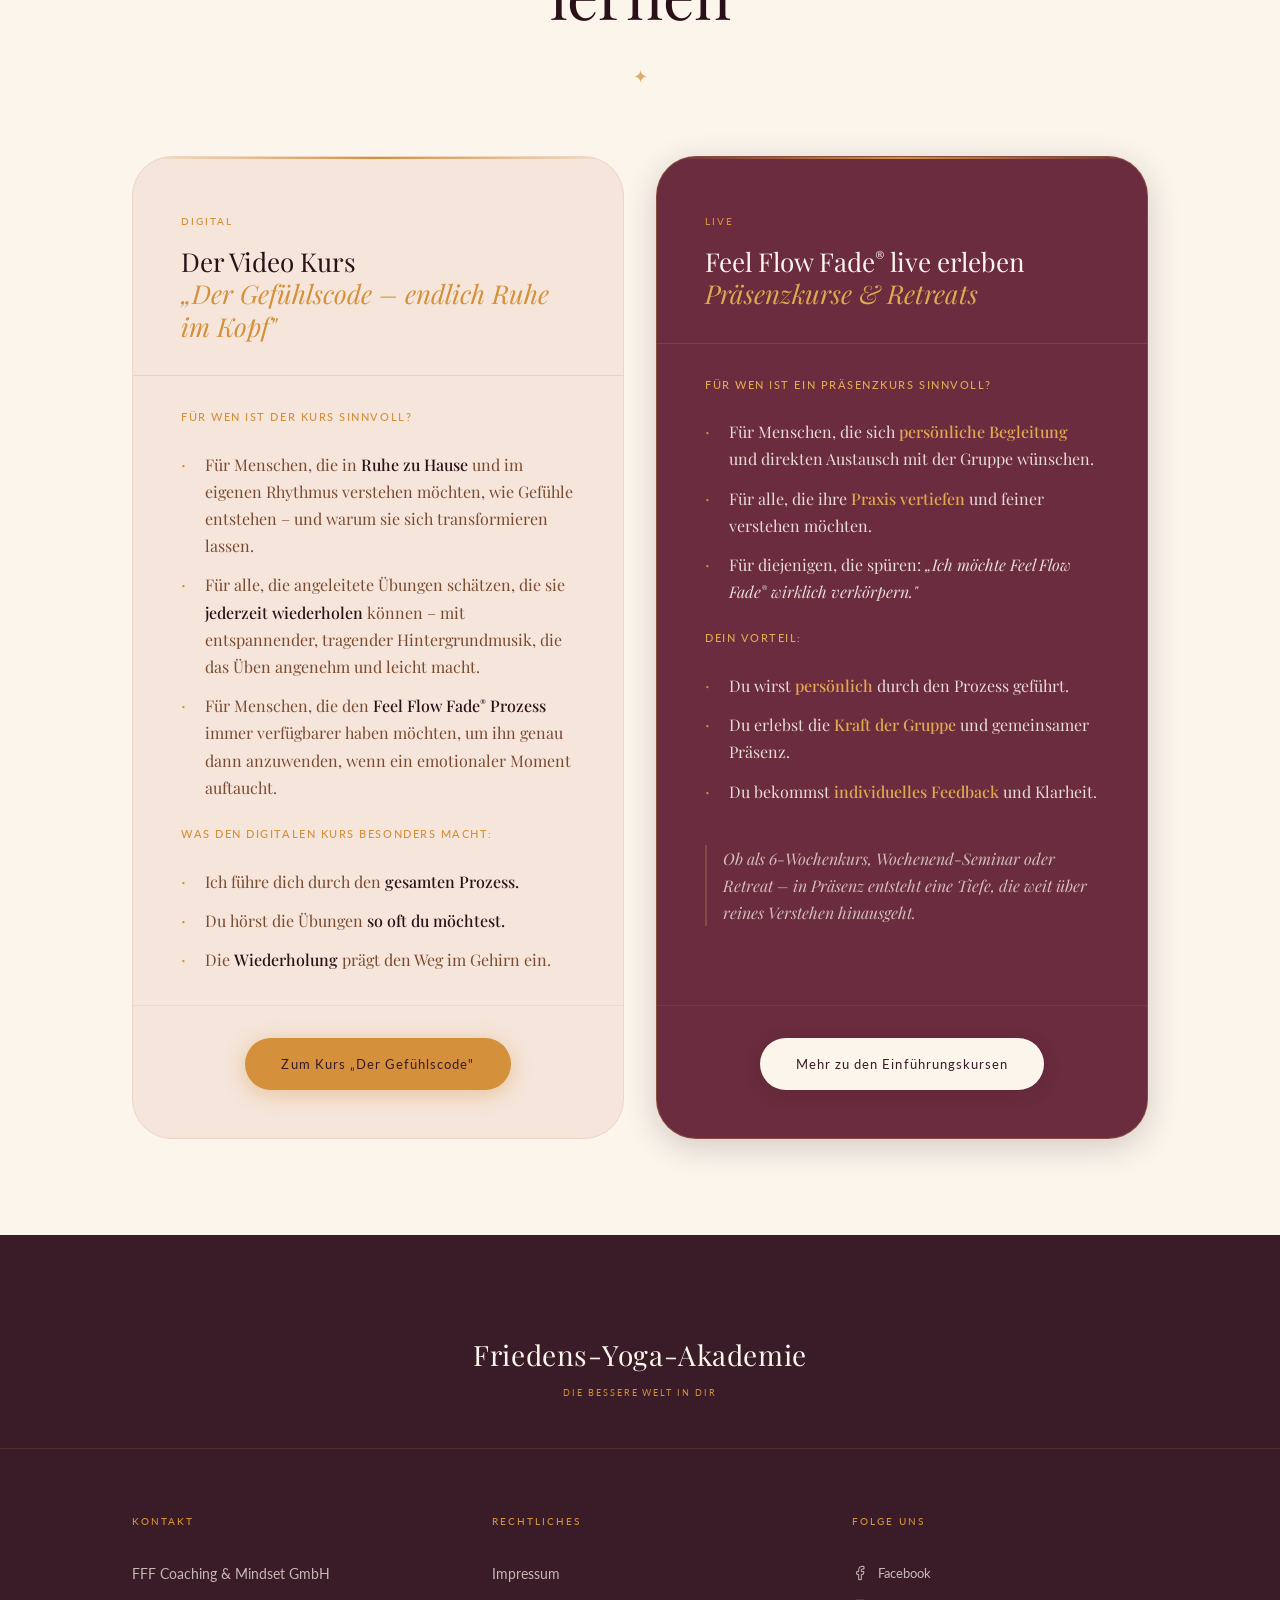
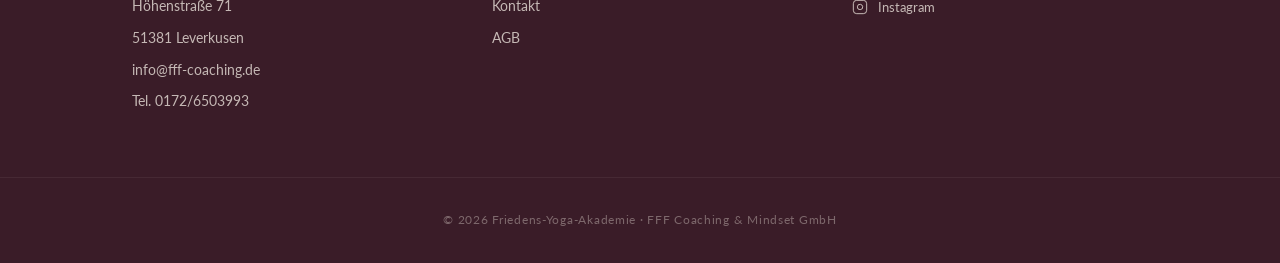
<file: was-ist-feel-flow-fade.html>
<!DOCTYPE html>
<html lang="de">
<head>
  <meta charset="UTF-8" />
  <meta name="viewport" content="width=device-width, initial-scale=1.0" />
  <title>Was ist Feel Flow Fade® · Friedens-Yoga-Akademie</title>
  <link rel="preconnect" href="https://fonts.googleapis.com" />
  <link rel="preconnect" href="https://fonts.gstatic.com" crossorigin />
  <link href="https://fonts.googleapis.com/css2?family=Playfair+Display:ital,wght@0,400;0,500;0,600;0,700;1,400;1,500&family=Lato:wght@300;400;700&display=swap" rel="stylesheet" />
  <link rel="stylesheet" href="was-ist.css" />
</head>
<body>

  <!-- NAVIGATION -->
  <header class="nav-header" id="nav">
    <nav class="nav-inner">
      <button class="nav-burger" aria-label="Menü öffnen" aria-expanded="false">
        <span></span><span></span><span></span>
      </button>
      <div class="nav-logo">
        <a href="index.html">
          <span class="nav-logo-name">Friedens-Yoga-Akademie</span>
          <span class="nav-logo-tagline">DIE BESSERE WELT IN DIR</span>
        </a>
      </div>
      <div class="nav-placeholder"></div>
    </nav>
    <ul class="nav-links" role="list">
      <button class="nav-close" aria-label="Menü schließen">✕</button>
      <li><a href="index.html">Friedens-Yoga-Akademie</a></li>
      <li><a href="was-ist-feel-flow-fade.html" class="nav-active">Was ist Feel Flow Fade</a></li>
      <li><a href="#">Einführungskurse in FFF</a></li>
      <li><a href="#">Seminare &amp; Retreats</a></li>
      <li><a href="#">Blog</a></li>
      <li><a href="#">Über mich</a></li>
    </ul>
  </header>

  <main>

    <!-- ── HERO ──────────────────────────────────────── -->
    <section class="hero">
      <div class="hero-bg"></div>
      <div class="hero-content reveal-hero">
        <p class="eyebrow">Der Gefühlscode · Endlich Ruhe im Kopf</p>
        <h1 class="hero-title">Feel Flow Fade<sup>®</sup></h1>
        <div class="hero-rule"></div>
        <p class="hero-sub">Das Mindset der Yogis nutzen,<br/>um inneren Frieden zu erschaffen</p>
      </div>
    </section>

    <!-- ── INTRO ─────────────────────────────────────── -->
    <section class="intro section-pad">
      <div class="container-text">
        <h2 class="display-heading">Feel Flow Fade<sup>®</sup></h2>
        <p class="display-sub">Gelassen Fühlen – Weise Handeln<br/><em>in jeder Lebenslage</em></p>
        <div class="intro-card reveal">
          <p class="intro-lead">Wenn du dir Frieden wünschst – deine Gefühle es aber nicht zulassen.</p>
          <p>Feel Flow Fade<sup>®</sup> zeigt dir, wie du Emotionen auflöst, ohne sie zu verstehen oder loslassen zu müssen.</p>
          <p>Durch bewusste Wahrnehmung der Körperempfindung verwandelt sich Anspannung in <strong>Ruhe</strong>, Chaos in <strong>Klarheit</strong> – und du findest <strong>Frieden</strong>, der bleibt.</p>
          <p class="intro-closing">Kaum zu glauben – aber wahr.</p>
        </div>
      </div>
    </section>

    <!-- ── DREI SÄULEN ───────────────────────────────── -->
    <section class="pillars section-pad">
      <div class="container">
        <div class="pillars-grid">

          <div class="pillar-card reveal">
            <div class="pillar-icon">
              <svg viewBox="0 0 40 40" fill="none" stroke="currentColor" stroke-width="1.2">
                <circle cx="20" cy="20" r="16"/>
                <path d="M20 12c0 0-6 4-6 8s6 8 6 8"/>
                <path d="M20 12c0 0 6 4 6 8s-6 8-6 8"/>
              </svg>
            </div>
            <h3>Was dir möglich wird:</h3>
            <ul>
              <li><strong>Dich aus der Gefangenschaft deiner Emotionen befreien.</strong> Statt im Strudel aus Ärger, Angst, Sorgen, Trauer, Enttäuschung oder Schuld und Scham zu versinken, erfährst du, wie aus innerem Chaos wieder Klarheit entsteht – in wenigen Minuten.</li>
              <li><strong>Emotionale Blockaden in Lebenskraft verwandeln.</strong> Was dich früher gelähmt hat, wird zur Energiequelle. Jede Emotion öffnet den Zugang zu tieferer Präsenz und innerer Stärke.</li>
              <li><strong>Ruhe bewahren – mitten im Sturm.</strong> Du entdeckst einen inneren Frieden, der unabhängig von äußeren Umständen trägt. Du handelst klar, weise und gelassen. Innere Ruhe wird zu einem natürlichen Zustand.</li>
            </ul>
          </div>

          <div class="pillar-card pillar-card--center reveal">
            <div class="pillar-icon">
              <svg viewBox="0 0 40 40" fill="none" stroke="currentColor" stroke-width="1.2">
                <rect x="8" y="8" width="24" height="24" rx="3"/>
                <line x1="14" y1="16" x2="26" y2="16"/>
                <line x1="14" y1="20" x2="26" y2="20"/>
                <line x1="14" y1="24" x2="22" y2="24"/>
              </svg>
            </div>
            <h3>Der Code</h3>
            <ol>
              <li>
                <strong>Feel:</strong> Richte deine Aufmerksamkeit auf die zugrunde liegenden Körperempfindungen, die mit deinem Gefühl verbunden sind.
              </li>
              <li>
                <strong>Flow:</strong> Beobachte diese Empfindungen aufmerksam, bis sie beginnen, sich zu verändern und zu fließen.
              </li>
              <li>
                <strong>Fade:</strong> Bleib präsent, während sich die Empfindungen auflösen und das Gefühl mit verschwindet lässt.
              </li>
            </ol>
          </div>

          <div class="pillar-card reveal">
            <div class="pillar-icon">
              <svg viewBox="0 0 40 40" fill="none" stroke="currentColor" stroke-width="1.2">
                <path d="M20 8 C20 8 28 14 28 22 C28 30 20 34 20 34"/>
                <path d="M20 8 C20 8 12 14 12 22 C12 30 20 34 20 34"/>
                <circle cx="20" cy="20" r="3"/>
              </svg>
            </div>
            <h3>Warum funktioniert es?</h3>
            <ul>
              <li><strong>Körperempfindungen als Schlüssel.</strong> Indem du die Aufmerksamkeit auf die Körperempfindungen lenkst, löst sich die emotionale Reaktion ebenso wie die Verknüpfung von einem bestimmten Reiz mit einer bestimmten Reaktion.</li>
              <li><strong>Bewertungsfreie Wahrnehmung.</strong> Die offene Beobachtung der Empfindung unterbricht den automatischen Bewertungskreislauf im Gehirn. Das reduziert die Identifikation mit dem Gefühl.</li>
            </ul>
          </div>

        </div>
      </div>
    </section>

    <!-- ── WAS FFF AUSMACHT ───────────────────────────── -->
    <section class="about section-pad">
      <div class="container">
        <p class="label-tag label-tag--light">Die Methode</p>
        <h2 class="section-heading section-heading--light">Was Feel Flow Fade<sup>®</sup> ausmacht</h2>
        <div class="about-grid">

          <div class="about-card reveal">
            <p class="about-card-num">01</p>
            <h4>Warum Feel Flow Fade<sup>®</sup> in unserer Zeit essenziell ist</h4>
            <p>Wir leben in einer herausfordernden Zeit voller Unsicherheiten und Krisen. Angst, Überforderung und Resignation prägen den Alltag vieler. Hier setzt Feel Flow Fade<sup>®</sup> an: eine transformative Methode, die hilft, mit intensiven Gefühlen wie Wut, Trauer oder Angst umzugehen, ohne sich in Analysen zu verlieren. Stattdessen schenkt sie dir einen klaren Weg zu innerer Stabilität und Resilienz – auch inmitten äußerer Turbulenzen. Entdecke, wie du emotionale Blockaden lösen und aus schwierigen Momenten neue Kraft schöpfen kannst. Feel-Flow-Fade ist mehr als Selbsthilfe – es ist dein Schlüssel zu Frieden und Balance.</p>
          </div>

          <div class="about-card reveal">
            <p class="about-card-num">02</p>
            <h4>Ursprung der Methode</h4>
            <p>Feel Flow Fade<sup>®</sup> vereint jahrtausendealte Weisheit mit modernen Erkenntnissen. Die Methode basiert der Weisheitslehre des Kaschmirischen Shivaismus und aktuellen psychologischen Ansätzen. Durch das bewusste Erkennen, Spüren und Wahrnehmen von Körperempfindungen statt Gefühlen hilft sie, intensive Emotionen zu transformieren. Inspiriert von Lehrern wie Christopher D. Wallis und Sally Kempton sowie Forschungen von Lisa Feldman Barrett und Rupert Spira, bietet Feel Flow Fade<sup>®</sup> einen einzigartigen Weg zu Resilienz und innerer Balance. Eine kraftvolle Verbindung aus Tradition und Wissenschaft für tiefgreifende emotionale Freiheit.</p>
          </div>

          <div class="about-card reveal">
            <p class="about-card-num">03</p>
            <h4>Warum ist Feel Flow Fade<sup>®</sup> so wirkungsvoll?</h4>
            <p>Die Stärke von Feel Flow Fade<sup>®</sup> liegt in ihrer klaren Struktur und tiefgreifenden Wirkung. Der Prozess führt in drei Schritten zu emotionaler Freiheit: Feel – statt dich in der Geschichte eines Gefühls zu verlieren, lenkst du die Aufmerksamkeit auf die zugrunde liegende, neutrale Körperempfindung. Flow – durch achtsames Wahrnehmen ohne Widerstand beginnt die Energie des Gefühls zu fließen. Fade – die emotionale Ladung löst sich auf, zurück bleibt ein tiefer innerer Frieden. Die Methode verzichtet bewusst auf Ursachenanalyse und mentale Konstrukte, die oft neue Blockaden schaffen. Sie setzt direkt an der körperlichen Ebene an, wo Gefühle ihre Energie speichern, und ermöglicht eine sanfte, kraftvolle Transformation. Feel Flow Fade<sup>®</sup> ist ein klarer, intuitiver Weg, um emotionale Spannungen zu lösen und deine innere Balance wiederzufinden.</p>
          </div>

          <div class="about-card reveal">
            <p class="about-card-num">04</p>
            <h4>Einsatzbereiche von Feel Flow Fade<sup>®</sup></h4>
            <ol class="einsatz-list">
              <li>
                <strong>Persönliche Entwicklung und Alltag</strong><br/>
                Für Menschen mit intensiven Gefühlen, Eltern und Hochsensible. Gelassener mit Emotionen umgehen und stressige Situationen meistern.
              </li>
              <li>
                <strong>Berufliche Anwendung</strong><br/>
                Therapeut:innen, Coaches, Pädagog:innen und Führungskräfte gewinnen mehr Klarheit und Empathie im Umgang mit Emotionen.
              </li>
              <li>
                <strong>Gesundheit und Heilung</strong><br/>
                Unterstützt bei Schmerzen, psychosomatischen Beschwerden und Trauer. Emotionen sanft zu regulieren.
              </li>
              <li>
                <strong>Spiritueller Weg</strong><br/>
                Ein klarer Zugang zu innerer Freiheit – ideal zur Vertiefung der Meditationspraxis.
              </li>
              <li>
                <strong>Krisen und Trauma</strong><br/>
                Für Krisenbegleiter:innen und Therapeut:innen, um emotionale Prozesse ohne Retraumatisierung zu integrieren.
              </li>
              <li>
                <strong>Gemeinschaften und Beziehungen</strong><br/>
                Stärkt harmonische Beziehungen, entschärft Konflikte und löst emotionale Spannungen.
              </li>
            </ol>
          </div>

        </div>
      </div>
    </section>

    <!-- ── ZWEI WEGE ──────────────────────────────────── -->
    <section class="ways section-pad">
      <div class="container-text">
        <p class="label-tag">Dein Einstieg</p>
        <h2 class="display-heading">Zwei Wege für dich,<br/>Feel Flow Fade<sup>®</sup> zu lernen</h2>
        <div class="ornament">✦</div>
      </div>
      <div class="container">
        <div class="ways-grid">

          <!-- Videokurs -->
          <div class="way-card reveal">
            <div class="way-card-header">
              <span class="way-type">Digital</span>
              <h3>Der Video Kurs<br/><em>„Der Gefühlscode – endlich Ruhe im Kopf"</em></h3>
            </div>
            <div class="way-card-body">
              <p class="way-label">Für wen ist der Kurs sinnvoll?</p>
              <ul>
                <li>Für Menschen, die in <strong>Ruhe zu Hause</strong> und im eigenen Rhythmus verstehen möchten, wie Gefühle entstehen – und warum sie sich transformieren lassen.</li>
                <li>Für alle, die angeleitete Übungen schätzen, die sie <strong>jederzeit wiederholen</strong> können – mit entspannender, tragender Hintergrundmusik, die das Üben angenehm und leicht macht.</li>
                <li>Für Menschen, die den <strong>Feel Flow Fade<sup>®</sup> Prozess</strong> immer verfügbarer haben möchten, um ihn genau dann anzuwenden, wenn ein emotionaler Moment auftaucht.</li>
              </ul>
              <p class="way-label">Was den digitalen Kurs besonders macht:</p>
              <ul>
                <li>Ich führe dich durch den <strong>gesamten Prozess.</strong></li>
                <li>Du hörst die Übungen <strong>so oft du möchtest.</strong></li>
                <li>Die <strong>Wiederholung</strong> prägt den Weg im Gehirn ein.</li>
              </ul>
            </div>
            <div class="way-card-footer">
              <a href="#" class="btn btn-saffron">Zum Kurs „Der Gefühlscode"</a>
            </div>
          </div>

          <!-- Präsenzkurs -->
          <div class="way-card way-card--featured reveal">
            <div class="way-card-header">
              <span class="way-type">Live</span>
              <h3>Feel Flow Fade<sup>®</sup> live erleben<br/><em>Präsenzkurse &amp; Retreats</em></h3>
            </div>
            <div class="way-card-body">
              <p class="way-label">Für wen ist ein Präsenzkurs sinnvoll?</p>
              <ul>
                <li>Für Menschen, die sich <strong>persönliche Begleitung</strong> und direkten Austausch mit der Gruppe wünschen.</li>
                <li>Für alle, die ihre <strong>Praxis vertiefen</strong> und feiner verstehen möchten.</li>
                <li>Für diejenigen, die spüren: <em>„Ich möchte Feel Flow Fade<sup>®</sup> wirklich verkörpern."</em></li>
              </ul>
              <p class="way-label">Dein Vorteil:</p>
              <ul>
                <li>Du wirst <strong>persönlich</strong> durch den Prozess geführt.</li>
                <li>Du erlebst die <strong>Kraft der Gruppe</strong> und gemeinsamer Präsenz.</li>
                <li>Du bekommst <strong>individuelles Feedback</strong> und Klarheit.</li>
              </ul>
              <p class="way-note">Ob als 6-Wochenkurs, Wochenend-Seminar oder Retreat – in Präsenz entsteht eine Tiefe, die weit über reines Verstehen hinausgeht.</p>
            </div>
            <div class="way-card-footer">
              <a href="#" class="btn btn-light">Mehr zu den Einführungskursen</a>
            </div>
          </div>

        </div>
      </div>
    </section>

  </main>

  <!-- FOOTER -->
  <footer class="footer">
    <div class="footer-top">
      <p class="footer-brand">Friedens-Yoga-Akademie</p>
      <p class="footer-tagline">DIE BESSERE WELT IN DIR</p>
    </div>
    <div class="footer-body">
      <div class="footer-col">
        <p class="footer-col-label">Kontakt</p>
        <p>FFF Coaching &amp; Mindset GmbH</p>
        <p>Höhenstraße 71</p>
        <p>51381 Leverkusen</p>
        <p><a href="mailto:info@fff-coaching.de">info@fff-coaching.de</a></p>
        <p>Tel. 0172/6503993</p>
      </div>
      <div class="footer-col">
        <p class="footer-col-label">Rechtliches</p>
        <a href="#">Impressum</a>
        <a href="#">Kontakt</a>
        <a href="#">AGB</a>
      </div>
      <div class="footer-col">
        <p class="footer-col-label">Folge uns</p>
        <div class="footer-social">
          <a href="#" class="social-link">
            <svg width="16" height="16" viewBox="0 0 24 24" fill="none" stroke="currentColor" stroke-width="1.5"><path d="M18 2h-3a5 5 0 0 0-5 5v3H7v4h3v8h4v-8h3l1-4h-4V7a1 1 0 0 1 1-1h3z"/></svg>
            Facebook
          </a>
          <a href="#" class="social-link">
            <svg width="16" height="16" viewBox="0 0 24 24" fill="none" stroke="currentColor" stroke-width="1.5"><rect x="2" y="2" width="20" height="20" rx="5"/><path d="M16 11.37A4 4 0 1 1 12.63 8 4 4 0 0 1 16 11.37z"/><line x1="17.5" y1="6.5" x2="17.51" y2="6.5"/></svg>
            Instagram
          </a>
        </div>
      </div>
    </div>
    <div class="footer-bottom">
      <p>&copy; 2026 Friedens-Yoga-Akademie · FFF Coaching &amp; Mindset GmbH</p>
    </div>
  </footer>

  <script src="main.js"></script>
</body>
</html>
</file>
<file: style.css>
/* ═══════════════════════════════════════════════════════════
   FRIEDENS-YOGA-AKADEMIE  ·  Marrakesch-Abend Palette
   Petrol · Terrakotta · Ocker-Creme · Warmer Sand
   ═══════════════════════════════════════════════════════════ */

/* ── Tokens ─────────────────────────────────────────────── */
:root {
  /* Palette — Marrakesch-Abend (aufgehellt) */
  --ink:        #1E3C46;   /* Body-BG: mittleres Petrol statt Schwarz */
  --espresso:   #244E5E;   /* Hero: satteres Petrol */
  --bark:       #2E6878;   /* dunkle Sektionen: helles Mittel-Petrol */
  --bark-mid:   #3A7888;   /* Gradient-Variante */
  --bronze:     #C46840;   /* Akzent: gebrannte Terrakotta */
  --bronze-lt:  #D4845A;   /* helle Terrakotta */
  --ivory:      #FAF0E0;   /* helle Sektionen: warmer Sand */
  --cream:      #F5E8D0;   /* Karten: helles Ocker-Creme */
  --sand:       #E8D5B0;   /* Rahmen/Borders light */
  --gold:       #C4A050;   /* Detailgold / Check-Icons */
  --gold-lt:    #D4B468;

  /* Text */
  --text-dark:  #FAF0E0;
  --text-dim:   rgba(250,240,224,.82);   /* heller, besser lesbar */
  --text-ink:   #2A1E10;
  --text-mid:   #6B4E32;
  --text-light: #9A7A58;

  /* Spacing */
  --s1: 8px;  --s2: 16px;  --s3: 24px;  --s4: 32px;
  --s5: 48px; --s6: 64px;  --s7: 96px;  --s8: 128px;

  /* Radius */
  --r-sm: 10px;  --r-md: 18px;  --r-lg: 28px;  --r-xl: 40px;

  /* Fonts */
  --serif: 'Playfair Display', Georgia, serif;
  --sans:  'Lato', -apple-system, sans-serif;
}

/* ── Reset ──────────────────────────────────────────────── */
*, *::before, *::after { box-sizing: border-box; margin: 0; padding: 0; }
html { scroll-behavior: smooth; -webkit-font-smoothing: antialiased; text-rendering: optimizeLegibility; }
body {
  font-family: var(--sans);
  font-size: 16px;
  line-height: 1.7;
  color: var(--text-ink);
  background: var(--ink);
}
a { color: inherit; text-decoration: none; }
sup { font-size: .55em; vertical-align: super; }
img { display: block; max-width: 100%; }

/* ── Layout ─────────────────────────────────────────────── */
.container      { max-width: 1080px; margin-inline: auto; padding-inline: var(--s4); }
.container-text { max-width: 680px;  margin-inline: auto; padding-inline: var(--s4); text-align: center; }
.section-pad    { padding-block: var(--s7); }
.section-pad-sm { padding-block: var(--s5); }

/* ── Buttons ────────────────────────────────────────────── */
.btn {
  display: inline-flex; align-items: center; justify-content: center;
  gap: 8px; padding: 15px 34px;
  border-radius: 100px; border: none;
  font-family: var(--sans); font-size: 13px;
  font-weight: 400; letter-spacing: .08em; cursor: pointer;
  transition: transform .25s ease, box-shadow .25s ease, background .25s ease;
  white-space: nowrap;
}
.btn:hover { transform: translateY(-2px) scale(1.05); }

/* Terrakotta-Button (primär auf dunklen Sektionen) */
.btn-gold {
  background: var(--bronze);
  color: #FAF0E0;
  box-shadow: 0 4px 20px rgba(196,104,64,.4);
}
.btn-gold:hover {
  background: var(--bronze-lt);
  box-shadow: 0 8px 28px rgba(196,104,64,.5);
}

/* Sand-Button (primär auf dunklen Sektionen) */
.btn-light {
  background: var(--ivory);
  color: var(--ink);
  box-shadow: 0 4px 20px rgba(36,78,94,.25);
}
.btn-light:hover { background: #fff; box-shadow: 0 8px 28px rgba(36,78,94,.3); }

/* Ghost-Button (auf Hero / dunkel) */
.btn-ghost {
  background: rgba(250,240,224,.08);
  color: var(--text-dark);
  border: 1px solid rgba(250,240,224,.25);
  backdrop-filter: blur(10px);
}
.btn-ghost:hover { background: rgba(250,240,224,.16); }

/* Outline-Button (auf hellen Sektionen) */
.btn-outline-dark {
  background: transparent;
  color: var(--text-mid);
  border: 1.5px solid var(--sand);
}
.btn-outline-dark:hover { background: var(--cream); border-color: var(--bronze); color: var(--bronze); }

.btn-large { padding: 18px 44px; font-size: 14px; letter-spacing: .1em; }

.btn-group          { display: flex; flex-wrap: wrap; gap: var(--s2); align-items: center; }
.btn-group--center  { justify-content: center; }

/* ── Typography helpers ─────────────────────────────────── */
.eyebrow, .label-tag {
  font-family: var(--sans); font-size: 11px;
  font-weight: 500; letter-spacing: .22em; text-transform: uppercase;
  color: var(--bronze); margin-bottom: var(--s3); display: block;
}
.label-tag--light { color: var(--bronze-lt); }

.display-heading {
  font-family: var(--serif);
  font-size: clamp(36px, 5.5vw, 64px);
  font-weight: 400; line-height: 1.1;
  color: var(--text-ink); margin-bottom: var(--s2);
}
.display-heading--italic { font-style: italic; }

.display-sub {
  font-family: var(--serif);
  font-size: clamp(20px, 2.5vw, 26px);
  font-weight: 300; font-style: italic;
  color: var(--text-mid); margin-bottom: var(--s5);
}

.section-heading {
  font-family: var(--serif);
  font-size: clamp(32px, 4.5vw, 54px);
  font-weight: 300; line-height: 1.1; letter-spacing: -.01em;
  margin-bottom: var(--s2);
}
.section-heading--light { color: var(--text-dark); }

.section-sub {
  font-family: var(--serif);
  font-size: clamp(17px, 2vw, 21px);
  font-weight: 300; font-style: italic;
  margin-bottom: var(--s5);
}
.section-sub--light { color: var(--text-dim); }

.ornament {
  font-size: 18px; color: var(--bronze);
  margin-block: var(--s4); opacity: .7; display: block;
}
.ornament--gold { color: var(--gold); opacity: 1; font-size: 22px; }

/* ── Reveal animations ──────────────────────────────────── */
@keyframes fadeUp {
  from { opacity: 0; transform: translateY(32px); }
  to   { opacity: 1; transform: translateY(0); }
}

.reveal-hero > * {
  opacity: 0; animation: fadeUp .9s ease forwards;
}
.reveal-hero > *:nth-child(1) { animation-delay: .1s; }
.reveal-hero > *:nth-child(2) { animation-delay: .25s; }
.reveal-hero > *:nth-child(3) { animation-delay: .4s; }
.reveal-hero > *:nth-child(4) { animation-delay: .52s; }
.reveal-hero > *:nth-child(5) { animation-delay: .64s; }
.reveal-hero > *:nth-child(6) { animation-delay: .76s; }

.reveal {
  opacity: 0; transform: translateY(30px); filter: blur(6px);
  transition: opacity .85s ease, transform .85s ease, filter .85s ease;
}
.reveal.visible { opacity: 1; transform: translateY(0); filter: blur(0); }


/* ═══════════════════════════════════════════════════════════
   NAVIGATION
   ═══════════════════════════════════════════════════════════ */
.nav-header {
  position: fixed; top: 0; left: 0; right: 0; z-index: 200;
  background: rgba(46,104,120,.88);
  backdrop-filter: blur(24px); -webkit-backdrop-filter: blur(24px);
  border-bottom: 1px solid rgba(196,104,64,.22);
  transition: background .3s;
}
.nav-header.scrolled { background: rgba(36,78,94,.97); }

.nav-inner {
  max-width: 1080px; margin-inline: auto;
  padding-inline: var(--s4); height: 68px;
  display: grid; grid-template-columns: 1fr auto 1fr;
  align-items: center;
}

.nav-logo { text-align: center; }
.nav-logo-name {
  font-family: var(--serif); font-size: 19px; font-weight: 500;
  color: var(--text-dark); letter-spacing: .03em; display: block;
}
.nav-logo-tagline {
  font-size: 8px; letter-spacing: .22em;
  color: var(--bronze); display: block; margin-top: 2px;
}
.nav-placeholder { justify-self: end; }

.nav-links {
  list-style: none;
  display: flex; justify-content: center; gap: 32px;
  padding: 10px 0;
  border-top: 1px solid rgba(196,104,64,.15);
  background: rgba(46,104,120,.94);
}
.nav-links a {
  font-size: 12px; font-weight: 400; letter-spacing: .06em;
  color: rgba(250,240,224,.78); transition: color .2s;
}
.nav-links a:hover { color: var(--bronze-lt); }

.nav-burger {
  display: none; flex-direction: column; gap: 5px;
  background: none; border: none; cursor: pointer; padding: 8px;
  justify-self: start;
}
.nav-burger span {
  display: block; width: 22px; height: 1px;
  background: var(--text-dark); transition: all .3s;
}


/* ═══════════════════════════════════════════════════════════
   HERO  (tiefstes Petrol, fast schwarz)
   ═══════════════════════════════════════════════════════════ */
.hero {
  position: relative;
  min-height: 100vh;
  min-height: 100svh; /* iPhone: Safari-Adressleiste berücksichtigen */
  display: flex; align-items: center; justify-content: center;
  background: var(--espresso); overflow: hidden;
  padding-top: 100px;
}

.hero-bg-layer {
  position: absolute; inset: 0; pointer-events: none;
  background:
    radial-gradient(ellipse 65% 55% at 50% 65%, rgba(46,104,120,.5) 0%, transparent 65%),
    radial-gradient(ellipse 90% 40% at 50% 0%,  rgba(196,104,64,.1) 0%, transparent 50%),
    radial-gradient(ellipse 80% 70% at 0% 100%, rgba(30,60,72,.55) 0%, transparent 60%),
    radial-gradient(ellipse 80% 70% at 100% 0%, rgba(30,60,72,.4) 0%, transparent 60%);
}
/* Feine horizontale Linien — marokkanisches Gitter-Motiv */
.hero-bg-layer::after {
  content: '';
  position: absolute; inset: 0;
  background: repeating-linear-gradient(
    0deg, transparent, transparent 80px,
    rgba(196,104,64,.025) 80px, rgba(196,104,64,.025) 81px
  );
}

.hero-content {
  position: relative; z-index: 2; text-align: center;
  max-width: 760px; padding-inline: var(--s4);
}

.hero-content .eyebrow { color: var(--bronze); margin-bottom: var(--s4); }

.hero-title {
  font-family: var(--serif);
  font-size: clamp(52px, 10vw, 110px);
  font-weight: 300; line-height: 1.0; letter-spacing: -.02em;
  color: var(--text-dark); margin-bottom: var(--s3);
}
.hero-amp {
  display: block; font-style: italic; font-weight: 300;
  color: var(--bronze); font-size: .72em; letter-spacing: 0;
}

.hero-rule {
  width: 60px; height: 1px;
  background: linear-gradient(90deg, transparent, var(--bronze), transparent);
  margin: var(--s4) auto;
}

.hero-italic {
  font-family: var(--serif); font-size: clamp(20px, 3vw, 28px);
  font-style: italic; font-weight: 300;
  color: var(--bronze-lt); margin-bottom: var(--s2);
}

.hero-body {
  font-family: var(--serif); font-size: clamp(16px, 2vw, 20px);
  font-weight: 300; color: rgba(250,240,224,.78);
  margin-bottom: var(--s6);
}
.hero-content .btn-group { justify-content: center; }


/* ═══════════════════════════════════════════════════════════
   INTRO  (warmer Sand — hell)
   ═══════════════════════════════════════════════════════════ */
.intro { background: var(--ivory); }
.intro .display-heading { margin-bottom: 0; }

.intro-statements {
  display: flex; flex-direction: column; gap: 20px;
  margin-block: var(--s6);
}
.intro-statements p {
  font-family: var(--serif);
  font-size: clamp(17px, 2vw, 20px);
  font-weight: 300; line-height: 1.75; color: var(--text-mid);
}
.intro-statements strong { color: var(--text-ink); font-weight: 500; }


/* ═══════════════════════════════════════════════════════════
   OFFERS  (Petrol — dunkel)
   ═══════════════════════════════════════════════════════════ */
.offers { background: var(--bark); text-align: center; }

.offers-grid {
  display: grid; grid-template-columns: repeat(3, 1fr);
  gap: var(--s3); margin-top: var(--s6);
}

.offer-card {
  background: rgba(250,240,224,.1);
  border: 1px solid rgba(196,104,64,.22);
  border-radius: var(--r-lg);
  padding: var(--s5) var(--s4) var(--s6);
  display: flex; flex-direction: column; align-items: center;
  gap: var(--s2); text-align: center;
  transition: background .3s, border-color .3s, transform .3s;
  position: relative; overflow: hidden;
}
.offer-card::before {
  content: ''; position: absolute; top: 0; left: 0; right: 0; height: 1px;
  background: linear-gradient(90deg, transparent, var(--bronze), transparent);
  opacity: 0; transition: opacity .3s;
}
.offer-card:hover {
  background: rgba(250,240,224,.09);
  border-color: rgba(196,104,64,.5);
  transform: translateY(-6px);
}
.offer-card:hover::before { opacity: 1; }

.offer-card--hero {
  background: rgba(196,104,64,.1);
  border-color: rgba(196,104,64,.5);
  transform: translateY(-10px);
}
.offer-card--hero::before { opacity: 1; }
.offer-card--hero:hover { transform: translateY(-16px); }

.offer-number {
  font-family: var(--serif); font-size: 11px;
  letter-spacing: .22em; color: var(--bronze); opacity: .6;
  margin-bottom: var(--s1);
}

.offer-logo-block {
  display: flex; flex-direction: column; align-items: center; gap: 3px;
  margin-bottom: var(--s2);
}
.offer-logo-block span:first-child {
  font-family: var(--serif); font-size: 11px;
  font-weight: 500; color: rgba(250,240,224,.82); letter-spacing: .06em;
}
.offer-logo-block span:last-child {
  font-size: 7px; letter-spacing: .18em; color: rgba(250,240,224,.3);
}

.offer-card h3 {
  font-family: var(--serif); font-size: clamp(22px, 2.5vw, 30px);
  font-weight: 400; color: var(--text-dark); line-height: 1.15;
}
.offer-method {
  font-size: 10px; font-weight: 500; letter-spacing: .18em;
  color: var(--bronze); margin-bottom: var(--s1);
}
.offer-desc {
  font-family: var(--serif); font-size: 16px;
  font-weight: 300; font-style: italic;
  color: rgba(250,240,224,.78); line-height: 1.65; flex: 1;
}

.offer-cta {
  margin-top: var(--s3);
  display: inline-flex; align-items: center; gap: 6px;
  font-size: 12px; font-weight: 500; letter-spacing: .1em;
  color: var(--bronze); border-bottom: 1px solid rgba(196,104,64,.4);
  padding-bottom: 2px; transition: gap .2s, color .2s;
}
.offer-cta:hover { gap: 12px; color: var(--bronze-lt); }
.offer-cta span { transition: transform .2s; }
.offer-cta:hover span { transform: translateX(4px); }


/* ═══════════════════════════════════════════════════════════
   REVIEW  (warmer Sand — hell)
   ═══════════════════════════════════════════════════════════ */
.review { background: var(--ivory); }

.review-inner {
  background: var(--cream);
  border: 1px solid var(--sand);
  border-radius: var(--r-lg);
  padding: var(--s5) var(--s6);
  text-align: center;
}
.review-header {
  display: flex; align-items: center; justify-content: center;
  gap: var(--s2); margin-bottom: var(--s3);
}
.review-source {
  font-size: 12px; font-weight: 500; letter-spacing: .1em; color: var(--text-mid);
}
.review-stars { color: #C46840; font-size: 20px; letter-spacing: 2px; }

.review-quote {
  font-family: var(--serif); font-size: clamp(17px, 2vw, 20px);
  font-weight: 300; font-style: italic;
  color: var(--text-mid); line-height: 1.7; margin-bottom: var(--s3);
}
.text-link {
  font-size: 13px; font-weight: 500; color: var(--bronze);
  letter-spacing: .06em; border-bottom: 1px solid rgba(196,104,64,.4);
  padding-bottom: 2px; transition: color .2s;
}
.text-link:hover { color: var(--ink); }


/* ═══════════════════════════════════════════════════════════
   HEIMKURS  (Ocker-Creme — hell)
   ═══════════════════════════════════════════════════════════ */
.home-course { background: var(--cream); }

.home-course-pre {
  font-family: var(--serif); font-size: clamp(15px, 1.8vw, 18px);
  font-weight: 300; font-style: italic;
  color: var(--text-mid); margin-bottom: var(--s2);
}
.home-course-product {
  font-family: var(--serif); font-size: clamp(22px, 3vw, 32px);
  font-weight: 500; color: var(--text-ink);
  line-height: 1.25; margin-bottom: var(--s3);
}
.home-course-intro {
  font-family: var(--serif); font-size: clamp(17px, 2vw, 20px);
  font-weight: 300; color: var(--text-mid); margin-bottom: var(--s4);
}

.checks-list {
  list-style: none;
  display: flex; flex-direction: column; align-items: center;
  gap: 14px; margin-bottom: var(--s6);
}
.checks-list li {
  display: flex; align-items: center; gap: 12px;
  font-family: var(--serif); font-size: 18px;
  font-weight: 300; color: var(--text-mid);
}
.check-icon {
  display: inline-flex; align-items: center; justify-content: center;
  width: 26px; height: 26px; border-radius: 50%;
  background: var(--bronze); flex-shrink: 0; position: relative;
}
.check-icon::after {
  content: '';
  width: 6px; height: 10px;
  border-right: 1.5px solid #FAF0E0;
  border-bottom: 1.5px solid #FAF0E0;
  transform: rotate(45deg) translate(-1px,-1px);
}

/* ── PDF Embed ───────────────────────────────────────────── */
.pdf-embed-wrapper {
  margin-top: var(--s6);
  border-radius: var(--r-lg);
  overflow: hidden;
  border: 1px solid rgba(196,104,64,.3);
  box-shadow: 0 8px 40px rgba(36,78,94,.15);
}

.pdf-embed-label {
  display: flex;
  align-items: center;
  gap: 10px;
  padding: 14px var(--s4);
  background: var(--bark);
  border-bottom: 1px solid rgba(196,104,64,.25);
  font-size: 13px;
  font-weight: 400;
  letter-spacing: .06em;
  color: rgba(250,240,224,.8);
}

.pdf-icon { color: var(--bronze); flex-shrink: 0; display: flex; }

.pdf-embed-label sup { font-size: .5em; }

.pdf-download-link {
  margin-left: auto;
  display: inline-flex;
  align-items: center;
  gap: 6px;
  font-size: 12px;
  font-weight: 500;
  color: var(--bronze);
  letter-spacing: .08em;
  border: 1px solid rgba(196,104,64,.35);
  border-radius: 100px;
  padding: 5px 14px;
  transition: background .2s, border-color .2s;
  flex-shrink: 0;
}
.pdf-download-link:hover {
  background: rgba(196,104,64,.15);
  border-color: rgba(196,104,64,.6);
}

.pdf-embed-frame {
  background: var(--cream);
  aspect-ratio: 210 / 297; /* A4 Portrait */
  max-height: 820px;
}
.pdf-embed-frame iframe {
  width: 100%;
  height: 100%;
  border: none;
  display: block;
}

.course-card-visual {
  margin-top: var(--s6);
  background: var(--bark);
  border-radius: var(--r-lg);
  padding: var(--s6) var(--s5);
  border: 1px solid rgba(196,104,64,.25);
  position: relative; overflow: hidden;
}
.course-card-visual::before {
  content: ''; position: absolute; top: 0; left: 0; right: 0; height: 1px;
  background: linear-gradient(90deg, transparent, var(--bronze), transparent);
}
.ccv-title {
  font-family: var(--serif); font-size: clamp(22px, 3vw, 30px);
  font-weight: 400; color: var(--text-dark); line-height: 1.3; margin-bottom: var(--s3);
}
.ccv-divider {
  width: 50px; height: 1px; margin: var(--s3) auto;
  background: linear-gradient(90deg, transparent, var(--bronze), transparent);
}
.ccv-sub {
  font-family: var(--serif); font-size: 17px;
  font-weight: 300; font-style: italic;
  color: rgba(250,240,224,.78); line-height: 1.7; margin-bottom: var(--s3);
}
.ccv-cta {
  font-size: 12px; font-weight: 500; letter-spacing: .1em; color: var(--bronze);
}


/* ═══════════════════════════════════════════════════════════
   MEDITATIONEN  (Petrol-Gradient — dunkel)
   ═══════════════════════════════════════════════════════════ */
.meditations {
  background: linear-gradient(160deg, var(--bark) 0%, var(--espresso) 100%);
}
.med-body {
  font-family: var(--serif); font-size: clamp(17px, 2vw, 20px);
  font-weight: 300; color: rgba(250,240,224,.82); line-height: 1.75; margin-bottom: var(--s2);
}
.platform-row {
  display: flex; flex-wrap: wrap; justify-content: center;
  align-items: center;
  gap: var(--s3); margin-top: var(--s5);
}
.platform-pill {
  display: flex; align-items: center; justify-content: center;
  background: #fff;
  border-radius: var(--r-md);
  border: 1px solid rgba(255,255,255,.15);
  box-shadow: 0 4px 20px rgba(0,0,0,.15);
  transition: transform .25s, box-shadow .25s;
  width: 160px;
  height: 72px;
  padding: 14px 18px;
  flex-shrink: 0;
}
.platform-pill:hover {
  transform: translateY(-3px);
  box-shadow: 0 8px 28px rgba(0,0,0,.22);
}
.platform-pill img {
  width: 100%;
  height: 100%;
  object-fit: contain;
  display: block;
}


/* ═══════════════════════════════════════════════════════════
   PODCAST  (warmer Sand — hell)
   ═══════════════════════════════════════════════════════════ */
.podcast { background: var(--ivory); }

.podcast-body {
  font-family: var(--serif); font-size: clamp(16px, 1.8vw, 19px);
  font-weight: 300; color: var(--text-mid); line-height: 1.7; margin-bottom: var(--s2);
}
.podcast-body strong { color: var(--text-ink); font-weight: 500; }

.podcast-tags {
  font-size: 14px; color: var(--bronze);
  letter-spacing: .04em; margin-bottom: var(--s4);
}

.podcast-cover-card {
  margin: var(--s6) auto 0; max-width: 340px;
  /* Petrol-Tiefe für das Podcast-Cover */
  background: linear-gradient(145deg, var(--espresso) 0%, var(--bark) 100%);
  border: 1px solid rgba(196,104,64,.35);
  border-radius: var(--r-lg);
  padding: var(--s6) var(--s5);
  position: relative; overflow: hidden;
}
.podcast-cover-card::before {
  content: ''; position: absolute; top: 0; left: 0; right: 0; height: 1px;
  background: linear-gradient(90deg, transparent, var(--bronze), transparent);
}
.pcc-label {
  font-size: 9px; letter-spacing: .25em;
  color: rgba(250,240,224,.35); margin-bottom: var(--s3);
}
.pcc-title {
  font-family: var(--serif); font-size: 36px;
  font-weight: 400; color: var(--ivory);
  line-height: 1.15; margin-bottom: var(--s3);
}
.pcc-hosts {
  font-size: 13px; color: rgba(250,240,224,.45); line-height: 1.6;
}


/* ═══════════════════════════════════════════════════════════
   NEWSLETTER  (Petrol — dunkel)
   ═══════════════════════════════════════════════════════════ */
.newsletter {
  background: var(--bark);
  background-image: radial-gradient(ellipse 70% 60% at 50% 50%, rgba(196,104,64,.07), transparent 70%);
}
.newsletter-inner {
  background: rgba(250,240,224,.08);
  border: 1px solid rgba(196,104,64,.28);
  border-radius: var(--r-xl);
  padding: var(--s7) var(--s6);
  position: relative; overflow: hidden;
}
.newsletter-inner::before {
  content: ''; position: absolute; top: 0; left: 0; right: 0; height: 1px;
  background: linear-gradient(90deg, transparent, var(--bronze), transparent);
}
.newsletter-copy {
  font-family: var(--serif); font-size: clamp(20px, 2.5vw, 26px);
  font-weight: 300; font-style: italic;
  color: rgba(250,240,224,.82); margin-bottom: var(--s5); line-height: 1.5;
}


/* ═══════════════════════════════════════════════════════════
   TESTIMONIAL  (tiefstes Petrol)
   ═══════════════════════════════════════════════════════════ */
.testimonial {
  background: var(--espresso);
  background-image: radial-gradient(ellipse 80% 50% at 50% 100%, rgba(196,104,64,.08), transparent 65%);
}
.testimonial-card {
  background: rgba(250,240,224,.08);
  border: 1px solid rgba(196,104,64,.2);
  border-radius: var(--r-xl);
  padding: clamp(var(--s5), 6vw, var(--s8)) clamp(var(--s4), 6vw, 80px);
  position: relative; overflow: hidden; text-align: left;
}
.testimonial-card::before {
  content: ''; position: absolute; top: 0; left: 0; right: 0; height: 1px;
  background: linear-gradient(90deg, transparent, var(--bronze), transparent);
}
.tcard-quote {
  font-family: var(--serif); font-size: 96px; line-height: 1;
  color: var(--bronze); opacity: .22; margin-bottom: -24px; display: block;
}
.tcard-body {
  display: flex; flex-direction: column; gap: 20px; margin-bottom: var(--s5);
}
.tcard-body p {
  font-family: var(--serif); font-size: clamp(15px, 1.7vw, 17px);
  font-weight: 300; color: rgba(250,240,224,.82); line-height: 1.85;
}
.tcard-author {
  font-size: 13px; font-weight: 500; letter-spacing: .12em; color: var(--bronze);
  border-top: 1px solid rgba(196,104,64,.2); padding-top: var(--s3);
}


/* ═══════════════════════════════════════════════════════════
   FOOTER  (tiefstes Dunkel)
   ═══════════════════════════════════════════════════════════ */
.footer { background: var(--ink); }

.footer-top {
  text-align: center; padding: var(--s7) var(--s4) var(--s5);
  border-bottom: 1px solid rgba(196,104,64,.15);
}
.footer-brand {
  font-family: var(--serif); font-size: 28px; font-weight: 300;
  color: var(--text-dark); letter-spacing: .02em; margin-bottom: 6px;
}
.footer-tagline { font-size: 9px; letter-spacing: .22em; color: var(--bronze); }

.footer-body {
  max-width: 1080px; margin-inline: auto;
  padding: var(--s6) var(--s4);
  display: grid; grid-template-columns: repeat(3, 1fr); gap: var(--s6);
}
.footer-col-label {
  font-size: 10px; font-weight: 500; letter-spacing: .2em;
  color: var(--bronze); text-transform: uppercase; margin-bottom: var(--s3);
}
.footer-col {
  display: flex; flex-direction: column; gap: 8px;
  font-size: 14px; color: rgba(250,240,224,.72); line-height: 1.7;
}
.footer-col a:hover { color: var(--bronze-lt); }

.footer-social { display: flex; flex-direction: column; gap: 12px; }
.social-link {
  display: flex; align-items: center; gap: 10px;
  font-size: 13px; color: rgba(250,240,224,.72); transition: color .2s;
}
.social-link:hover { color: var(--bronze-lt); }

.footer-bottom {
  border-top: 1px solid rgba(250,240,224,.07); padding: var(--s4); text-align: center;
}
.footer-bottom p {
  font-size: 12px; color: rgba(250,240,224,.22); letter-spacing: .06em;
}


/* ═══════════════════════════════════════════════════════════
   RESPONSIVE
   ═══════════════════════════════════════════════════════════ */

/* ── Großes Desktop (MacBook 14"/16", 1400px+) ─────────── */
@media (min-width: 1400px) {
  .container      { max-width: 1240px; }
  .container-text { max-width: 760px; }

  .hero-title { font-size: 120px; }
  .hero-content { max-width: 860px; }

  .offers-grid { gap: var(--s4); }
  .offer-card  { padding: var(--s6) var(--s5) var(--s7); }

  .section-pad  { padding-block: 112px; }
}

/* ── Tablet / kleines Desktop (860px–1080px) ───────────── */
@media (max-width: 1080px) {
  .nav-links { gap: 22px; }
  .nav-links a { font-size: 11.5px; }
}

@media (max-width: 860px) {
  /* Navigation */
  .nav-links { gap: 16px; }
  .nav-links a { font-size: 11px; }

  /* Hero */
  .hero { min-height: 90vh; }
  .hero-content { max-width: 620px; }

  /* Angebote */
  .offers-grid {
    grid-template-columns: 1fr;
    max-width: 480px; margin-inline: auto;
  }
  .offer-card--hero { transform: none; }
  .offer-card--hero:hover { transform: translateY(-6px); }

  /* Heimkurs */
  .home-course-product { font-size: 26px; }

  /* Meditationen */
  .platform-row { gap: var(--s2); }
  .platform-pill { width: 140px; height: 64px; padding: 12px 14px; }

  /* Footer */
  .footer-body { grid-template-columns: 1fr 1fr; gap: var(--s4); }
  .footer-col:first-child { grid-column: 1 / -1; }
}

/* ── Tablet / großes Handy (600px–860px) ───────────────── */
@media (max-width: 768px) {
  /* Abstände reduzieren */
  .section-pad    { padding-block: var(--s6); }
  .section-pad-sm { padding-block: var(--s4); }

  /* Container etwas enger */
  .container      { padding-inline: var(--s3); }
  .container-text { padding-inline: var(--s3); }

  /* Testimonial */
  .testimonial-card {
    padding: var(--s5) var(--s4);
  }

  /* Newsletter */
  .newsletter-inner { padding: var(--s6) var(--s4); }

  /* Platform Logos 2×2 */
  .platform-row   { flex-wrap: wrap; gap: var(--s2); }
  .platform-pill  { width: 140px; height: 60px; }
}

/* ── Mobil (bis 600px) — Hamburger ─────────────────────── */
@media (max-width: 600px) {
  /* Navigation */
  .nav-links {
    display: flex; flex-direction: column; gap: 0; align-items: stretch;
    position: fixed; left: 0; top: 0; bottom: 0;
    width: min(300px, 85vw);
    background: rgba(30,60,70,.98);
    backdrop-filter: blur(12px);
    padding: var(--s3) 0 var(--s5);
    overflow-y: auto; z-index: 300;
    transform: translateX(-100%);
    transition: transform .3s ease;
    box-shadow: 4px 0 24px rgba(0,0,0,.4);
  }
  .nav-links.open { transform: translateX(0); }
  /* Overlay hinter dem Menü */
  .nav-links.open::before {
    content: '';
    position: fixed; inset: 0; left: min(300px, 85vw);
    background: rgba(0,0,0,.45);
    z-index: -1;
  }
  /* X-Button */
  .nav-close {
    display: flex; align-items: center; justify-content: center;
    align-self: flex-start;
    background: none; border: none; cursor: pointer;
    color: var(--text-dark); font-size: 22px; line-height: 1;
    padding: var(--s2) var(--s3);
    margin-bottom: var(--s2);
    transition: color .2s;
  }
  .nav-close:hover { color: var(--bronze-lt); }
  .nav-links li {
    width: 100%; text-align: left;
    border-bottom: 1px solid rgba(196,104,64,.2);
  }
  .nav-links li:first-of-type { border-top: 1px solid rgba(196,104,64,.2); }
  .nav-links a {
    display: block; padding: 18px var(--s3);
    font-family: var(--serif); font-size: 20px; font-weight: 500;
    letter-spacing: .04em; color: var(--text-dark);
    transition: color .2s;
  }
  .nav-links a:hover { color: var(--bronze-lt); }
  .nav-burger     { display: flex; }
  .nav-placeholder{ display: none; }

  /* Hero */
  .hero           { min-height: 100svh; padding-top: 80px; padding-bottom: var(--s6); }
  .hero-content   { padding-inline: var(--s3); }
  .hero-title     { font-size: clamp(42px, 11vw, 64px); }
  .hero-body      { margin-bottom: var(--s5); }

  /* Abstände */
  .section-pad    { padding-block: var(--s6); }
  .section-pad-sm { padding-block: var(--s4); }
  .container      { padding-inline: var(--s3); }
  .container-text { padding-inline: var(--s3); }

  /* Buttons */
  .btn-group      { flex-direction: column; align-items: stretch; }
  .btn            { width: 100%; justify-content: center; padding: 16px var(--s3); }

  /* Intro */
  .intro-statements { gap: 16px; }
  .intro-statements p { font-size: 17px; }

  /* Angebote */
  .offers-grid    { max-width: 100%; }
  .offer-card     { padding: var(--s4) var(--s3) var(--s5); }

  /* Review */
  .review-inner   { padding: var(--s4) var(--s3); }

  /* Heimkurs */
  .home-course-product { font-size: 22px; }
  .checks-list li { font-size: 16px; }
  .course-card-visual { padding: var(--s4) var(--s3); }

  /* Meditationen */
  .platform-row   { flex-wrap: wrap; justify-content: center; gap: var(--s2); }
  .platform-pill  { width: calc(50% - 12px); height: 56px; padding: 10px 12px; }

  /* Podcast */
  .podcast-cover-card { max-width: 100%; }
  .pcc-title      { font-size: 28px; }

  /* Newsletter */
  .newsletter-inner { padding: var(--s5) var(--s3); border-radius: var(--r-lg); }

  /* Testimonial */
  .testimonial-card { padding: var(--s4) var(--s3); border-radius: var(--r-lg); }
  .tcard-quote    { font-size: 64px; }
  .tcard-body p   { font-size: 15px; }

  /* Footer */
  .footer-top     { padding: var(--s6) var(--s3) var(--s4); }
  .footer-body    { grid-template-columns: 1fr; gap: var(--s4); padding: var(--s4) var(--s3); }
  .footer-col:first-child { grid-column: auto; }
  .footer-bottom  { padding: var(--s3); }
}

/* ── iPhone (bis 430px) ────────────────────────────────── */
@media (max-width: 430px) {
  /* Nav Logo etwas kleiner */
  .nav-logo-name  { font-size: 16px; }

  /* Hero */
  .hero-title     { font-size: clamp(38px, 10.5vw, 52px); letter-spacing: -.01em; }
  .hero-italic    { font-size: 19px; }
  .hero-body      { font-size: 15px; }
  .hero-rule      { margin-block: var(--s3); }

  /* Headings */
  .display-heading { font-size: clamp(28px, 8vw, 38px); }
  .display-sub    { font-size: 17px; }
  .section-heading{ font-size: clamp(24px, 7vw, 34px); }

  /* Intro card */
  .intro-card     { padding: var(--s3); border-radius: var(--r-md); }

  /* Angebote */
  .offer-card h3  { font-size: 22px; }
  .offer-card     { border-radius: var(--r-md); }

  /* Platform Logos — 2 pro Zeile */
  .platform-pill  { width: calc(50% - 8px); height: 52px; }

  /* Testimonial */
  .testimonial-card { border-radius: var(--r-md); }

  /* Newsletter */
  .newsletter-inner { border-radius: var(--r-md); }

  /* Buttons */
  .btn            { font-size: 13px; padding: 15px var(--s3); }
}

/* ── Kleines iPhone (bis 375px) ────────────────────────── */
@media (max-width: 375px) {
  .hero-title     { font-size: 36px; }
  .display-heading{ font-size: 26px; }
  .section-heading{ font-size: 24px; }
  .container      { padding-inline: var(--s2); }
  .container-text { padding-inline: var(--s2); }
}

/* ═══════════════════════════════════════════════════════════
   DESIGN ENHANCEMENTS — Textur · Bewegung · Tiefe
   ═══════════════════════════════════════════════════════════ */

/* Grain-Textur über der gesamten Seite */
body::after {
  content: ''; position: fixed; inset: 0; pointer-events: none; z-index: 9998;
  background-image: url("data:image/svg+xml,%3Csvg xmlns='http://www.w3.org/2000/svg' width='300' height='300'%3E%3Cfilter id='n'%3E%3CfeTurbulence type='fractalNoise' baseFrequency='.85' numOctaves='4' stitchTiles='stitch'/%3E%3C/filter%3E%3Crect width='300' height='300' filter='url(%23n)'/%3E%3C/svg%3E");
  opacity: .028; mix-blend-mode: overlay;
}

/* Textauswahl in Marken-Farben */
::selection { background: var(--bronze); color: var(--ivory); }

/* ── Hero: animierter Hintergrund ── */
@keyframes heroPulse {
  0%, 100% { transform: scale(1);    opacity: 1; }
  50%       { transform: scale(1.06); opacity: .88; }
}
.hero-bg-layer { animation: heroPulse 16s ease-in-out infinite; }

/* Hero: Titel-Glow */
.hero-title { text-shadow: 0 2px 80px rgba(196,104,64,.15); }

/* Hero: Scroll-Indikator */
@keyframes scrollDrop {
  0%   { opacity: 0; transform: translateX(-50%) translateY(-10px); }
  40%  { opacity: 1; }
  100% { opacity: 0; transform: translateX(-50%) translateY(10px); }
}
.hero::after {
  content: '';
  position: absolute; bottom: 40px; left: 50%;
  transform: translateX(-50%);
  width: 1px; height: 56px;
  background: linear-gradient(to bottom, rgba(196,104,64,.65), transparent);
  animation: scrollDrop 2.8s ease-in-out infinite;
}

/* ── Navigation: animierter Unterstrich ── */
@media (min-width: 601px) {
  .nav-links a { position: relative; display: inline-block; }
  .nav-links a::after {
    content: ''; position: absolute; bottom: -3px; left: 0; right: 0; height: 1px;
    background: var(--bronze); transform: scaleX(0); transform-origin: center;
    transition: transform .3s ease;
  }
  .nav-links a:hover::after { transform: scaleX(1); }
}

/* ── Ornament: sanftes Schweben ── */
@keyframes ornamentFloat {
  0%, 100% { transform: translateY(0); opacity: .7; }
  50%       { transform: translateY(-5px); opacity: 1; }
}
.ornament { animation: ornamentFloat 5s ease-in-out infinite; }
.ornament--gold { animation-duration: 4s; }

/* ── Offer Cards: mehr Tiefe ── */
.offer-card {
  box-shadow: 0 8px 40px rgba(0,0,0,.25), inset 0 1px 0 rgba(250,240,224,.06);
}
.offer-card--hero {
  box-shadow: 0 20px 60px rgba(196,104,64,.2), inset 0 1px 0 rgba(250,240,224,.12);
}

/* ── Primär-Button: Shimmer ── */
@keyframes btnShimmer {
  0%, 100% { background-position: 0% 50%; }
  50%       { background-position: 100% 50%; }
}
.btn-gold {
  background: linear-gradient(120deg, var(--bronze) 0%, var(--bronze-lt) 48%, var(--bronze) 100%);
  background-size: 220% 100%;
  animation: btnShimmer 4s ease-in-out infinite;
}
.btn-gold:hover { animation-play-state: paused; }

/* ── Newsletter: Glow-Puls ── */
@keyframes glowPulse {
  0%, 100% { box-shadow: 0 0 0   rgba(196,104,64,0); }
  50%       { box-shadow: 0 0 90px rgba(196,104,64,.14); }
}
.newsletter-inner { animation: glowPulse 5s ease-in-out infinite; }

/* ── Intro-Absätze: feiner Separator ── */
.intro-statements p + p {
  padding-top: 22px;
  border-top: 1px solid rgba(196,104,64,.1);
}

/* ── Testimonial: größeres Anführungszeichen ── */
.tcard-quote {
  font-size: 160px;
  opacity: .1;
  margin-bottom: -48px;
  line-height: .9;
}

/* ── Kurs-Karte: zusätzliche Atmosphäre ── */
.course-card-visual {
  box-shadow: 0 12px 48px rgba(0,0,0,.2);
}

/* ── Footer: Marken-Linie oben ── */
.footer-top {
  border-bottom: 1px solid transparent;
  border-image: linear-gradient(90deg, transparent, var(--bronze), transparent) 1;
}

@media (prefers-reduced-motion: reduce) {
  .reveal, .reveal-hero > * { animation: none; opacity: 1; transform: none; transition: none; filter: none; }
  .hero-bg-layer, .ornament, .btn-gold, .newsletter-inner, body::after { animation: none; }
  .hero::after { display: none; }
}
</file>
<file: was-ist.css>
/* ═══════════════════════════════════════════════════════════
   WAS IST FEEL FLOW FADE®  ·  Palette B „Souk d'Or"
   Gewürzrot · Safrangelb · Elfenbein · Kupfer · Altrosa
   ═══════════════════════════════════════════════════════════ */

:root {
  /* Palette B — Souk d'Or (aufgehellt) */
  --ink:        #3A1C28;   /* Body-BG: mittleres Burgund statt Schwarz */
  --burgundy:   #6A2C3E;   /* dunkle Sektionen: weiches Gewürzrot */
  --burgundy-md:#7A3850;   /* Gradient-Variante */
  --saffron:    #D4903A;   /* Safrangelb — Hauptakzent */
  --saffron-lt: #E0A850;   /* helles Safran */
  --copper:     #B87840;   /* Kupfer — Detailakzent */
  --ivory:      #FBF5EC;   /* helle Sektionen: warmes Elfenbein */
  --blush:      #F5E5DA;   /* Karten: zartes Altrosa */
  --blush-dark: #EDD5C4;   /* tieferes Altrosa für Borders */
  --rose-mist:  rgba(245,229,218,.08); /* glass on dark */

  /* Text */
  --text-dark:  #FBF5EC;
  --text-dim:   rgba(251,245,236,.85);   /* heller, besser lesbar */
  --text-ink:   #2A1018;
  --text-mid:   #7A4A30;
  --text-light: #A87A55;

  /* Spacing */
  --s1:4px; --s2:16px; --s3:24px; --s4:32px;
  --s5:48px; --s6:64px; --s7:96px; --s8:128px;

  /* Radius */
  --r-sm:10px; --r-md:18px; --r-lg:28px; --r-xl:40px;

  /* Fonts */
  --serif:'Playfair Display', Georgia, serif;
  --sans:'Lato', -apple-system, sans-serif;
}

/* ── Reset ──────────────────────────────────────────────── */
*,*::before,*::after{box-sizing:border-box;margin:0;padding:0}
html{scroll-behavior:smooth;-webkit-font-smoothing:antialiased}
body{font-family:var(--sans);font-size:16px;line-height:1.7;color:var(--text-ink);background:var(--ink)}
a{color:inherit;text-decoration:none}
sup{font-size:.55em;vertical-align:super}

/* ── Layout ─────────────────────────────────────────────── */
.container      {max-width:1080px;margin-inline:auto;padding-inline:var(--s4)}
.container-text {max-width:680px;margin-inline:auto;padding-inline:var(--s4);text-align:center}
.section-pad    {padding-block:var(--s7)}
.section-pad-sm {padding-block:var(--s5)}

/* ── Typography ─────────────────────────────────────────── */
.eyebrow, .label-tag {
  font-family:var(--sans); font-size:11px;
  font-weight:500; letter-spacing:.22em; text-transform:uppercase;
  color:var(--saffron); margin-bottom:var(--s3); display:block;
}
.label-tag--light {color:var(--saffron-lt)}

.display-heading {
  font-family:var(--serif);
  font-size:clamp(34px,5.5vw,62px);
  font-weight:400; line-height:1.1;
  color:var(--text-ink); margin-bottom:var(--s2);
}
.display-sub {
  font-family:var(--serif);
  font-size:clamp(18px,2.5vw,24px);
  font-weight:300; color:var(--text-mid); margin-bottom:var(--s5);
}
.display-sub em {font-style:italic; color:var(--saffron)}

.section-heading {
  font-family:var(--serif);
  font-size:clamp(28px,4.5vw,50px);
  font-weight:300; line-height:1.1; letter-spacing:-.01em;
  margin-bottom:var(--s5); text-align:center;
}
.section-heading--light {color:var(--text-dark)}

.ornament {font-size:18px;color:var(--saffron);margin-block:var(--s4);opacity:.7;display:block}

/* ── Buttons ────────────────────────────────────────────── */
.btn {
  display:inline-flex;align-items:center;justify-content:center;
  gap:8px;padding:15px 36px;border-radius:100px;border:none;
  font-family:var(--sans);font-size:13px;font-weight:400;
  letter-spacing:.08em;cursor:pointer;
  transition:transform .25s,box-shadow .25s,background .25s;
  white-space:nowrap;
}
.btn:hover{transform:translateY(-2px) scale(1.05)}

.btn-saffron {
  background:var(--saffron); color:var(--ink);
  box-shadow:0 4px 20px rgba(212,144,58,.4);
}
.btn-saffron:hover {background:var(--saffron-lt);box-shadow:0 8px 28px rgba(212,144,58,.5)}

.btn-light {
  background:var(--ivory); color:var(--ink);
  box-shadow:0 4px 18px rgba(58,28,40,.2);
}
.btn-light:hover{background:#fff}

.btn-ghost {
  background:rgba(251,245,236,.08); color:var(--text-dark);
  border:1px solid rgba(251,245,236,.25); backdrop-filter:blur(10px);
}
.btn-ghost:hover{background:rgba(251,245,236,.15)}

/* ── Reveal ─────────────────────────────────────────────── */
@keyframes fadeUp{from{opacity:0;transform:translateY(30px)}to{opacity:1;transform:translateY(0)}}

.reveal-hero>*{opacity:0;animation:fadeUp .9s ease forwards}
.reveal-hero>*:nth-child(1){animation-delay:.1s}
.reveal-hero>*:nth-child(2){animation-delay:.28s}
.reveal-hero>*:nth-child(3){animation-delay:.44s}
.reveal-hero>*:nth-child(4){animation-delay:.58s}

.reveal{opacity:0;transform:translateY(28px);transition:opacity .75s ease,transform .75s ease}
.reveal.visible{opacity:1;transform:translateY(0)}


/* ═══════════════════════════════════════════════════════════
   NAVIGATION
   ═══════════════════════════════════════════════════════════ */
.nav-header {
  position:fixed;top:0;left:0;right:0;z-index:200;
  background:rgba(106,44,62,.88);
  backdrop-filter:blur(24px);-webkit-backdrop-filter:blur(24px);
  border-bottom:1px solid rgba(212,144,58,.2);
  transition:background .3s;
}
.nav-header.scrolled{background:rgba(106,44,62,.97)}

.nav-inner {
  max-width:1080px;margin-inline:auto;
  padding-inline:var(--s4);height:68px;
  display:grid;grid-template-columns:1fr auto 1fr;align-items:center;
}

.nav-logo{text-align:center}
.nav-logo-name {
  font-family:var(--serif);font-size:19px;font-weight:500;
  color:var(--text-dark);letter-spacing:.03em;display:block;
}
.nav-logo-tagline{font-size:8px;letter-spacing:.22em;color:var(--saffron);display:block;margin-top:2px}
.nav-placeholder{justify-self:end}

.nav-links {
  list-style:none;display:flex;justify-content:center;gap:28px;
  padding:10px 0;
  border-top:1px solid rgba(212,144,58,.15);
  background:rgba(106,44,62,.94);
}
.nav-links a {
  font-size:12px;font-weight:400;letter-spacing:.06em;
  color:rgba(251,245,236,.6);transition:color .2s;
}
.nav-links a:hover,.nav-active{color:var(--saffron-lt)!important}
.nav-active{font-weight:500}

.nav-burger {
  display:none;flex-direction:column;gap:5px;
  background:none;border:none;cursor:pointer;padding:8px;justify-self:start;
}
.nav-burger span{display:block;width:22px;height:1px;background:var(--text-dark);transition:all .3s}


/* ═══════════════════════════════════════════════════════════
   HERO  (tiefstes Burgund)
   ═══════════════════════════════════════════════════════════ */
.hero {
  position:relative;
  min-height:85vh;
  min-height:85svh;
  display:flex;align-items:center;justify-content:center;
  background:var(--burgundy);overflow:hidden;padding-top:110px;
}

.hero-bg {
  position:absolute;inset:0;pointer-events:none;
  background:
    radial-gradient(ellipse 70% 60% at 50% 70%, rgba(90,35,55,.6) 0%, transparent 65%),
    radial-gradient(ellipse 80% 40% at 50% 0%,  rgba(212,144,58,.1) 0%, transparent 50%),
    radial-gradient(ellipse 60% 80% at 100% 50%, rgba(58,28,40,.7) 0%, transparent 60%),
    radial-gradient(ellipse 60% 80% at 0% 50%,  rgba(58,28,40,.5) 0%, transparent 60%);
}
/* Zartes diagonales Muster — orientalisches Gitter */
.hero-bg::before {
  content:'';position:absolute;inset:0;
  background:repeating-linear-gradient(
    45deg, transparent, transparent 60px,
    rgba(212,144,58,.02) 60px, rgba(212,144,58,.02) 61px
  ),
  repeating-linear-gradient(
    -45deg, transparent, transparent 60px,
    rgba(212,144,58,.02) 60px, rgba(212,144,58,.02) 61px
  );
}

.hero-content {
  position:relative;z-index:2;text-align:center;
  max-width:760px;padding-inline:var(--s4);
}
.hero-content .eyebrow{color:var(--saffron);margin-bottom:var(--s4)}

.hero-title {
  font-family:var(--serif);
  font-size:clamp(52px,10vw,108px);
  font-weight:300;line-height:1.0;letter-spacing:-.02em;
  color:var(--text-dark);margin-bottom:var(--s3);
}

.hero-rule {
  width:60px;height:1px;
  background:linear-gradient(90deg,transparent,var(--saffron),transparent);
  margin:var(--s4) auto;
}

.hero-sub {
  font-family:var(--serif);font-size:clamp(18px,2.5vw,24px);
  font-weight:300;font-style:italic;
  color:rgba(251,245,236,.88);line-height:1.55;
}


/* ═══════════════════════════════════════════════════════════
   INTRO  (Elfenbein — hell)
   ═══════════════════════════════════════════════════════════ */
.intro{background:var(--ivory)}
.intro .display-heading{margin-bottom:var(--s2)}

.intro-card {
  background:var(--blush);
  border:1px solid var(--blush-dark);
  border-radius:var(--r-lg);
  padding:clamp(var(--s4),5vw,56px) clamp(var(--s4),6vw,64px);
  display:flex;flex-direction:column;gap:18px;
  position:relative;overflow:hidden;
}
.intro-card::before {
  content:'';position:absolute;top:0;left:0;right:0;height:2px;
  background:linear-gradient(90deg,transparent,var(--saffron),transparent);
}

.intro-lead {
  font-family:var(--serif);font-size:clamp(18px,2vw,22px);
  font-weight:500;color:var(--text-ink);line-height:1.4;
}
.intro-card p {
  font-family:var(--serif);font-size:clamp(16px,1.8vw,19px);
  font-weight:300;line-height:1.75;color:var(--text-mid);
}
.intro-card strong{color:var(--text-ink);font-weight:500}
.intro-closing {
  font-family:var(--serif);font-size:clamp(16px,1.8vw,19px);
  font-style:italic;color:var(--copper)!important;font-weight:400!important;
}


/* ═══════════════════════════════════════════════════════════
   DREI SÄULEN  (Altrosa/Elfenbein — hell)
   ═══════════════════════════════════════════════════════════ */
.pillars{background:var(--blush)}

.pillars-grid {
  display:grid;grid-template-columns:repeat(3,1fr);
  gap:var(--s3);
}

.pillar-card {
  background:var(--ivory);
  border:1px solid var(--blush-dark);
  border-radius:var(--r-lg);
  padding:var(--s5) var(--s4) var(--s6);
  display:flex;flex-direction:column;gap:var(--s3);
  position:relative;overflow:hidden;
  transition:transform .3s,box-shadow .3s;
}
.pillar-card::before {
  content:'';position:absolute;top:0;left:0;right:0;height:2px;
  background:linear-gradient(90deg,transparent,var(--saffron),transparent);
}
.pillar-card:hover{transform:translateY(-4px);box-shadow:0 12px 40px rgba(74,30,42,.12)}

.pillar-card--center {
  background:var(--burgundy);
  border-color:rgba(212,144,58,.3);
  transform:translateY(-8px);
  box-shadow:0 16px 48px rgba(58,28,40,.25);
}
.pillar-card--center:hover{transform:translateY(-14px)}
.pillar-card--center::before{
  background:linear-gradient(90deg,transparent,var(--saffron),transparent);
}

.pillar-icon {
  width:44px;height:44px;margin-inline:auto;
  color:var(--saffron);
}
.pillar-card--center .pillar-icon{color:var(--saffron-lt)}

.pillar-card h3 {
  font-family:var(--serif);font-size:clamp(18px,2vw,22px);
  font-weight:500;color:var(--text-ink);text-align:center;
  line-height:1.3;
}
.pillar-card--center h3{color:var(--text-dark)}

.pillar-card ul,.pillar-card ol {
  display:flex;flex-direction:column;gap:16px;
  padding-left:0;list-style:none;
}
.pillar-card ul li {
  font-family:var(--serif);font-size:clamp(14px,1.5vw,16px);
  font-weight:300;color:var(--text-mid);line-height:1.7;
  padding-left:var(--s3);position:relative;
}
.pillar-card ul li::before {
  content:'·';position:absolute;left:0;
  color:var(--saffron);font-size:20px;line-height:1.4;
}
.pillar-card--center ul li{color:rgba(251,245,236,.88)}

.pillar-card ol{counter-reset:fff;list-style:none}
.pillar-card ol li {
  counter-increment:fff;
  font-family:var(--serif);font-size:clamp(14px,1.5vw,16px);
  font-weight:300;line-height:1.7;color:rgba(251,245,236,.88);
  padding-left:var(--s5);position:relative;
}
.pillar-card ol li::before {
  content:counter(fff);
  position:absolute;left:0;top:0;
  width:30px;height:30px;border-radius:50%;
  background:rgba(212,144,58,.2);border:1px solid rgba(212,144,58,.4);
  display:flex;align-items:center;justify-content:center;
  font-family:var(--serif);font-size:13px;color:var(--saffron);font-weight:500;
  display:grid;place-items:center;
}
.pillar-card ol li strong{color:var(--saffron-lt)}


/* ═══════════════════════════════════════════════════════════
   WAS FFF AUSMACHT  (Burgund — dunkel)
   ═══════════════════════════════════════════════════════════ */
.about {
  background:linear-gradient(160deg, var(--burgundy) 0%, var(--ink) 100%);
}

.about-grid {
  display:grid;grid-template-columns:repeat(2,1fr);
  gap:var(--s3);margin-top:var(--s5);
}

.about-card {
  background:rgba(251,245,236,.05);
  border:1px solid rgba(212,144,58,.2);
  border-radius:var(--r-lg);
  padding:var(--s5) var(--s4);
  position:relative;overflow:hidden;
  transition:background .3s,border-color .3s,transform .3s;
}
.about-card::before {
  content:'';position:absolute;top:0;left:0;right:0;height:1px;
  background:linear-gradient(90deg,transparent,var(--saffron),transparent);
}
.about-card:hover{
  background:rgba(251,245,236,.08);
  border-color:rgba(212,144,58,.4);
  transform:translateY(-4px);
}

.about-card-num {
  font-family:var(--serif);font-size:11px;
  letter-spacing:.22em;color:var(--saffron);opacity:.5;
  margin-bottom:var(--s2);
}

.about-card h4 {
  font-family:var(--serif);font-size:clamp(18px,2vw,22px);
  font-weight:500;color:var(--text-dark);line-height:1.3;
  margin-bottom:var(--s3);
}

.about-card p {
  font-family:var(--serif);font-size:clamp(14px,1.5vw,16px);
  font-weight:300;color:rgba(251,245,236,.85);line-height:1.85;
}

.einsatz-list {
  list-style:none;display:flex;flex-direction:column;gap:14px;
  counter-reset:einsatz;
}
.einsatz-list li {
  counter-increment:einsatz;
  font-family:var(--serif);font-size:clamp(13px,1.4vw,15px);
  font-weight:300;color:rgba(251,245,236,.85);line-height:1.7;
  padding-left:var(--s5);position:relative;
}
.einsatz-list li::before {
  content:counter(einsatz);
  position:absolute;left:0;top:2px;
  width:24px;height:24px;border-radius:50%;
  background:rgba(212,144,58,.15);border:1px solid rgba(212,144,58,.35);
  font-family:var(--serif);font-size:12px;
  color:var(--saffron);display:grid;place-items:center;
}
.einsatz-list strong{color:var(--saffron-lt);font-weight:500}


/* ═══════════════════════════════════════════════════════════
   ZWEI WEGE  (Elfenbein oben, Burgund für Karten)
   ═══════════════════════════════════════════════════════════ */
.ways {
  background:var(--ivory);
}
.ways .container-text{margin-bottom:var(--s6)}
.ways .display-heading{color:var(--text-ink)}

.ways-grid {
  display:grid;grid-template-columns:repeat(2,1fr);
  gap:var(--s4);
}

.way-card {
  background:var(--blush);
  border:1px solid var(--blush-dark);
  border-radius:var(--r-xl);
  overflow:hidden;
  display:flex;flex-direction:column;
  transition:transform .3s,box-shadow .3s;
}
.way-card:hover{transform:translateY(-5px);box-shadow:0 16px 48px rgba(74,30,42,.14)}

.way-card--featured {
  background:var(--burgundy);
  border-color:rgba(212,144,58,.3);
  box-shadow:0 8px 32px rgba(58,28,40,.2);
}
.way-card--featured:hover{box-shadow:0 20px 56px rgba(58,28,40,.3)}

.way-card-header {
  padding:var(--s5) var(--s5) var(--s4);
  border-bottom:1px solid rgba(212,144,58,.2);
  position:relative;
}
.way-card-header::before {
  content:'';position:absolute;top:0;left:0;right:0;height:2px;
  background:linear-gradient(90deg,transparent,var(--saffron),transparent);
}

.way-type {
  display:inline-block;
  font-size:10px;font-weight:500;letter-spacing:.2em;
  color:var(--saffron);text-transform:uppercase;
  margin-bottom:var(--s2);
}

.way-card-header h3 {
  font-family:var(--serif);font-size:clamp(20px,2.5vw,26px);
  font-weight:400;line-height:1.25;color:var(--text-ink);
}
.way-card--featured .way-card-header h3{color:var(--text-dark)}
.way-card-header h3 em{font-style:italic;color:var(--saffron)}
.way-card--featured .way-card-header h3 em{color:var(--saffron-lt)}

.way-card-body {
  padding:var(--s4) var(--s5);flex:1;
  display:flex;flex-direction:column;gap:var(--s3);
}

.way-label {
  font-size:11px;font-weight:500;letter-spacing:.14em;
  text-transform:uppercase;color:var(--saffron);
}
.way-card--featured .way-label{color:var(--saffron-lt)}

.way-card-body ul {
  list-style:none;display:flex;flex-direction:column;gap:12px;
}
.way-card-body ul li {
  font-family:var(--serif);font-size:clamp(14px,1.5vw,16px);
  font-weight:300;color:var(--text-mid);line-height:1.7;
  padding-left:var(--s3);position:relative;
}
.way-card--featured .way-card-body ul li{color:rgba(251,245,236,.88)}
.way-card-body ul li::before{content:'·';position:absolute;left:0;color:var(--saffron);font-size:18px;line-height:1.5}
.way-card-body ul li strong{color:var(--text-ink);font-weight:500}
.way-card--featured .way-card-body ul li strong{color:var(--saffron-lt)}
.way-card-body ul li em{font-style:italic}

.way-note {
  font-family:var(--serif);font-size:clamp(14px,1.5vw,16px);
  font-weight:300;font-style:italic;
  color:rgba(251,245,236,.72);line-height:1.7;
  border-left:2px solid rgba(212,144,58,.3);
  padding-left:var(--s2);margin-top:var(--s2);
}

.way-card-footer {
  padding:var(--s4) var(--s5) var(--s5);
  border-top:1px solid rgba(212,144,58,.15);
  display:flex;justify-content:center;
}


/* ═══════════════════════════════════════════════════════════
   FOOTER
   ═══════════════════════════════════════════════════════════ */
.footer{background:var(--ink)}

.footer-top {
  text-align:center;padding:var(--s7) var(--s4) var(--s5);
  border-bottom:1px solid rgba(212,144,58,.15);
}
.footer-brand {
  font-family:var(--serif);font-size:28px;font-weight:300;
  color:var(--text-dark);letter-spacing:.02em;margin-bottom:6px;
}
.footer-tagline{font-size:9px;letter-spacing:.22em;color:var(--saffron)}

.footer-body {
  max-width:1080px;margin-inline:auto;
  padding:var(--s6) var(--s4);
  display:grid;grid-template-columns:repeat(3,1fr);gap:var(--s6);
}
.footer-col-label {
  font-size:10px;font-weight:500;letter-spacing:.2em;
  color:var(--saffron);text-transform:uppercase;margin-bottom:var(--s3);
}
.footer-col {
  display:flex;flex-direction:column;gap:8px;
  font-size:14px;color:rgba(251,245,236,.72);line-height:1.7;
}
.footer-col a:hover{color:var(--saffron-lt)}

.footer-social{display:flex;flex-direction:column;gap:12px}
.social-link {
  display:flex;align-items:center;gap:10px;
  font-size:13px;color:rgba(251,245,236,.72);transition:color .2s;
}
.social-link:hover{color:var(--saffron-lt)}

.footer-bottom {
  border-top:1px solid rgba(251,245,236,.06);
  padding:var(--s4);text-align:center;
}
.footer-bottom p{font-size:12px;color:rgba(251,245,236,.35);letter-spacing:.06em}


/* ═══════════════════════════════════════════════════════════
   RESPONSIVE
   ═══════════════════════════════════════════════════════════ */

/* ── Großes Desktop (1400px+) ──────────────────────────── */
@media(min-width:1400px){
  .container      {max-width:1240px}
  .container-text {max-width:760px}
  .hero-title     {font-size:116px}
  .section-pad    {padding-block:112px}
  .pillars-grid   {gap:var(--s4)}
  .about-grid     {gap:var(--s4)}
  .ways-grid      {gap:var(--s5)}
}

/* ── Tablet (860px–1080px) ─────────────────────────────── */
@media(max-width:1080px){
  .nav-links{gap:22px}
  .nav-links a{font-size:11.5px}
}

@media(max-width:900px){
  /* Hero */
  .hero{min-height:80vh}

  /* Säulen */
  .pillars-grid{grid-template-columns:1fr;max-width:540px;margin-inline:auto}
  .pillar-card--center{transform:none}
  .pillar-card--center:hover{transform:translateY(-4px)}

  /* Was FFF ausmacht */
  .about-grid{grid-template-columns:1fr}

  /* Zwei Wege */
  .ways-grid{grid-template-columns:1fr;max-width:600px;margin-inline:auto}

  /* Footer */
  .footer-body{grid-template-columns:1fr 1fr;gap:var(--s4)}
  .footer-col:first-child{grid-column:1/-1}
}

/* ── Tablet → Mobil (600px–768px) ─────────────────────── */
@media(max-width:768px){
  .section-pad    {padding-block:var(--s6)}
  .section-pad-sm {padding-block:var(--s4)}
  .container      {padding-inline:var(--s3)}
  .container-text {padding-inline:var(--s3)}

  .intro-card     {padding:var(--s4)}
  .way-card-header{padding:var(--s4) var(--s4) var(--s3)}
  .way-card-body  {padding:var(--s3) var(--s4)}
  .way-card-footer{padding:var(--s3) var(--s4) var(--s4)}
  .about-card     {padding:var(--s4) var(--s3)}
}

/* ── Mobil (bis 600px) — Hamburger ─────────────────────── */
@media(max-width:600px){
  /* Navigation */
  .nav-links{
    display:none;flex-direction:column;gap:0;align-items:center;
    position:fixed;inset:0;top:68px;
    background:rgba(58,28,40,.97);
    backdrop-filter:blur(12px);
    padding:var(--s6) var(--s4) var(--s5);overflow-y:auto;
    z-index:199;
  }
  .nav-links.open{display:flex}
  .nav-links li{width:100%;text-align:center;border-bottom:1px solid rgba(212,144,58,.22)}
  .nav-links li:first-child{border-top:1px solid rgba(212,144,58,.22)}
  .nav-links a{
    display:block;padding:20px var(--s3);
    font-family:var(--serif);font-size:22px;font-weight:500;
    letter-spacing:.04em;color:var(--text-dark);transition:color .2s;
  }
  .nav-links a:hover{color:var(--saffron-lt)}
  .nav-burger    {display:flex}
  .nav-placeholder{display:none}

  /* Hero */
  .hero          {min-height:100svh;padding-top:80px;padding-bottom:var(--s6)}
  .hero-title    {font-size:clamp(40px,11vw,60px)}
  .hero-sub      {font-size:17px}

  /* Abstände */
  .section-pad   {padding-block:var(--s5)}
  .section-pad-sm{padding-block:var(--s4)}
  .container     {padding-inline:var(--s3)}
  .container-text{padding-inline:var(--s3)}

  /* Headings */
  .display-heading{font-size:clamp(28px,8vw,40px)}
  .display-sub   {font-size:17px;margin-bottom:var(--s4)}
  .section-heading{font-size:clamp(24px,7vw,36px)}

  /* Intro */
  .intro-card    {padding:var(--s3);border-radius:var(--r-md)}
  .intro-lead    {font-size:17px}

  /* Säulen */
  .pillars-grid  {max-width:100%}
  .pillar-card   {padding:var(--s4) var(--s3) var(--s5);border-radius:var(--r-md)}
  .pillar-card ol li{padding-left:var(--s4);font-size:15px}

  /* Was FFF */
  .about-card    {padding:var(--s4) var(--s3);border-radius:var(--r-md)}
  .about-card h4 {font-size:18px}
  .about-card p  {font-size:14px}
  .einsatz-list li{font-size:14px}

  /* Zwei Wege */
  .ways-grid     {max-width:100%}
  .way-card      {border-radius:var(--r-lg)}
  .way-card-header{padding:var(--s4) var(--s3) var(--s3)}
  .way-card-body {padding:var(--s3)}
  .way-card-footer{padding:var(--s3);border-radius:0 0 var(--r-lg) var(--r-lg)}
  .way-card-footer .btn{width:100%;justify-content:center}
  .way-note      {font-size:14px}

  /* Footer */
  .footer-top    {padding:var(--s6) var(--s3) var(--s4)}
  .footer-body   {grid-template-columns:1fr;gap:var(--s4);padding:var(--s4) var(--s3)}
  .footer-col:first-child{grid-column:auto}
  .footer-bottom {padding:var(--s3)}
}

/* ── iPhone (bis 430px) ─────────────────────────────────── */
@media(max-width:430px){
  .nav-logo-name {font-size:15px}
  .hero-title    {font-size:clamp(36px,10vw,50px)}
  .hero-sub      {font-size:15px}
  .display-heading{font-size:clamp(26px,7.5vw,36px)}
  .section-heading{font-size:clamp(22px,6.5vw,30px)}
  .pillar-card h3{font-size:18px}
  .intro-card    {padding:var(--s3) var(--s2)}
  .about-grid    {gap:var(--s2)}
  .ways-grid     {gap:var(--s3)}
}

/* ── Kleines iPhone (bis 375px) ─────────────────────────── */
@media(max-width:375px){
  .hero-title    {font-size:34px}
  .display-heading{font-size:24px}
  .section-heading{font-size:22px}
  .container     {padding-inline:var(--s2)}
  .container-text{padding-inline:var(--s2)}
  .pillar-card   {padding:var(--s3) var(--s2) var(--s4)}
}

@media(prefers-reduced-motion:reduce){
  .reveal,.reveal-hero>*{animation:none;opacity:1;transform:none;transition:none}
}
</file>
